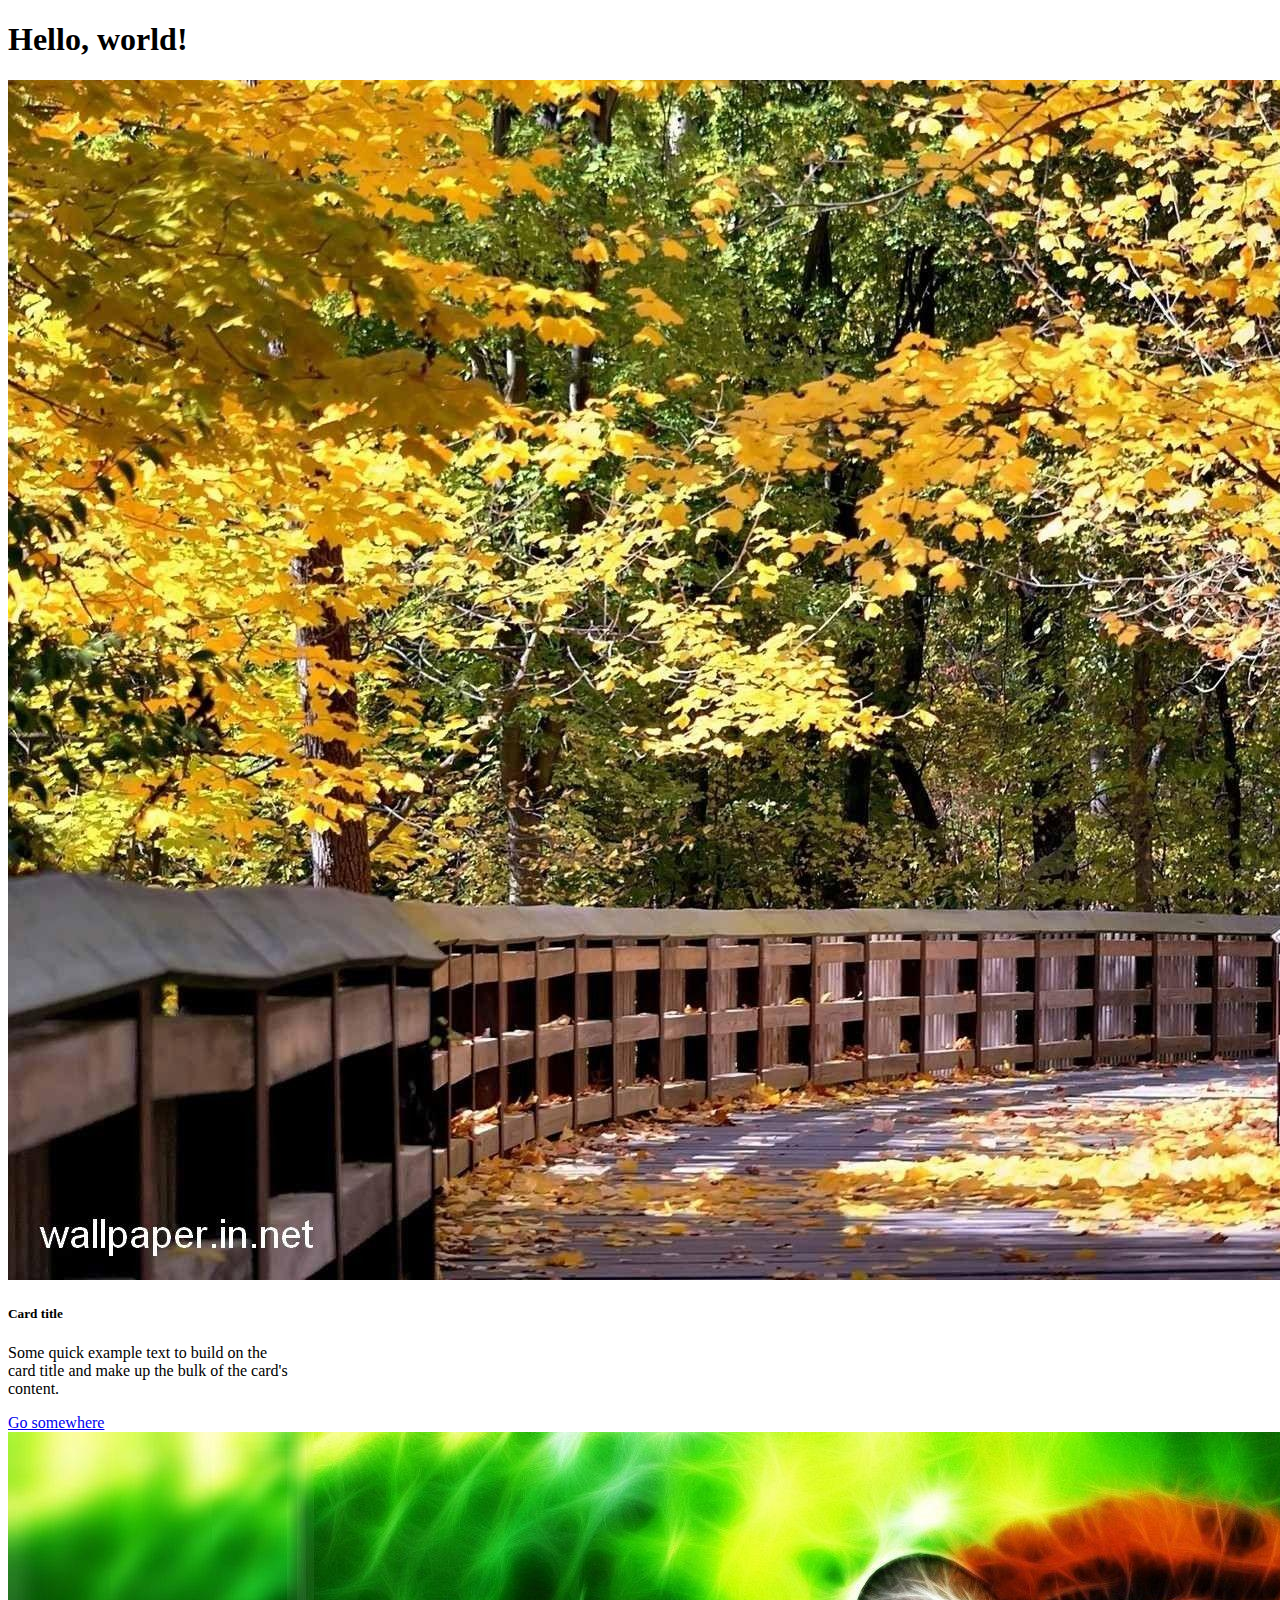
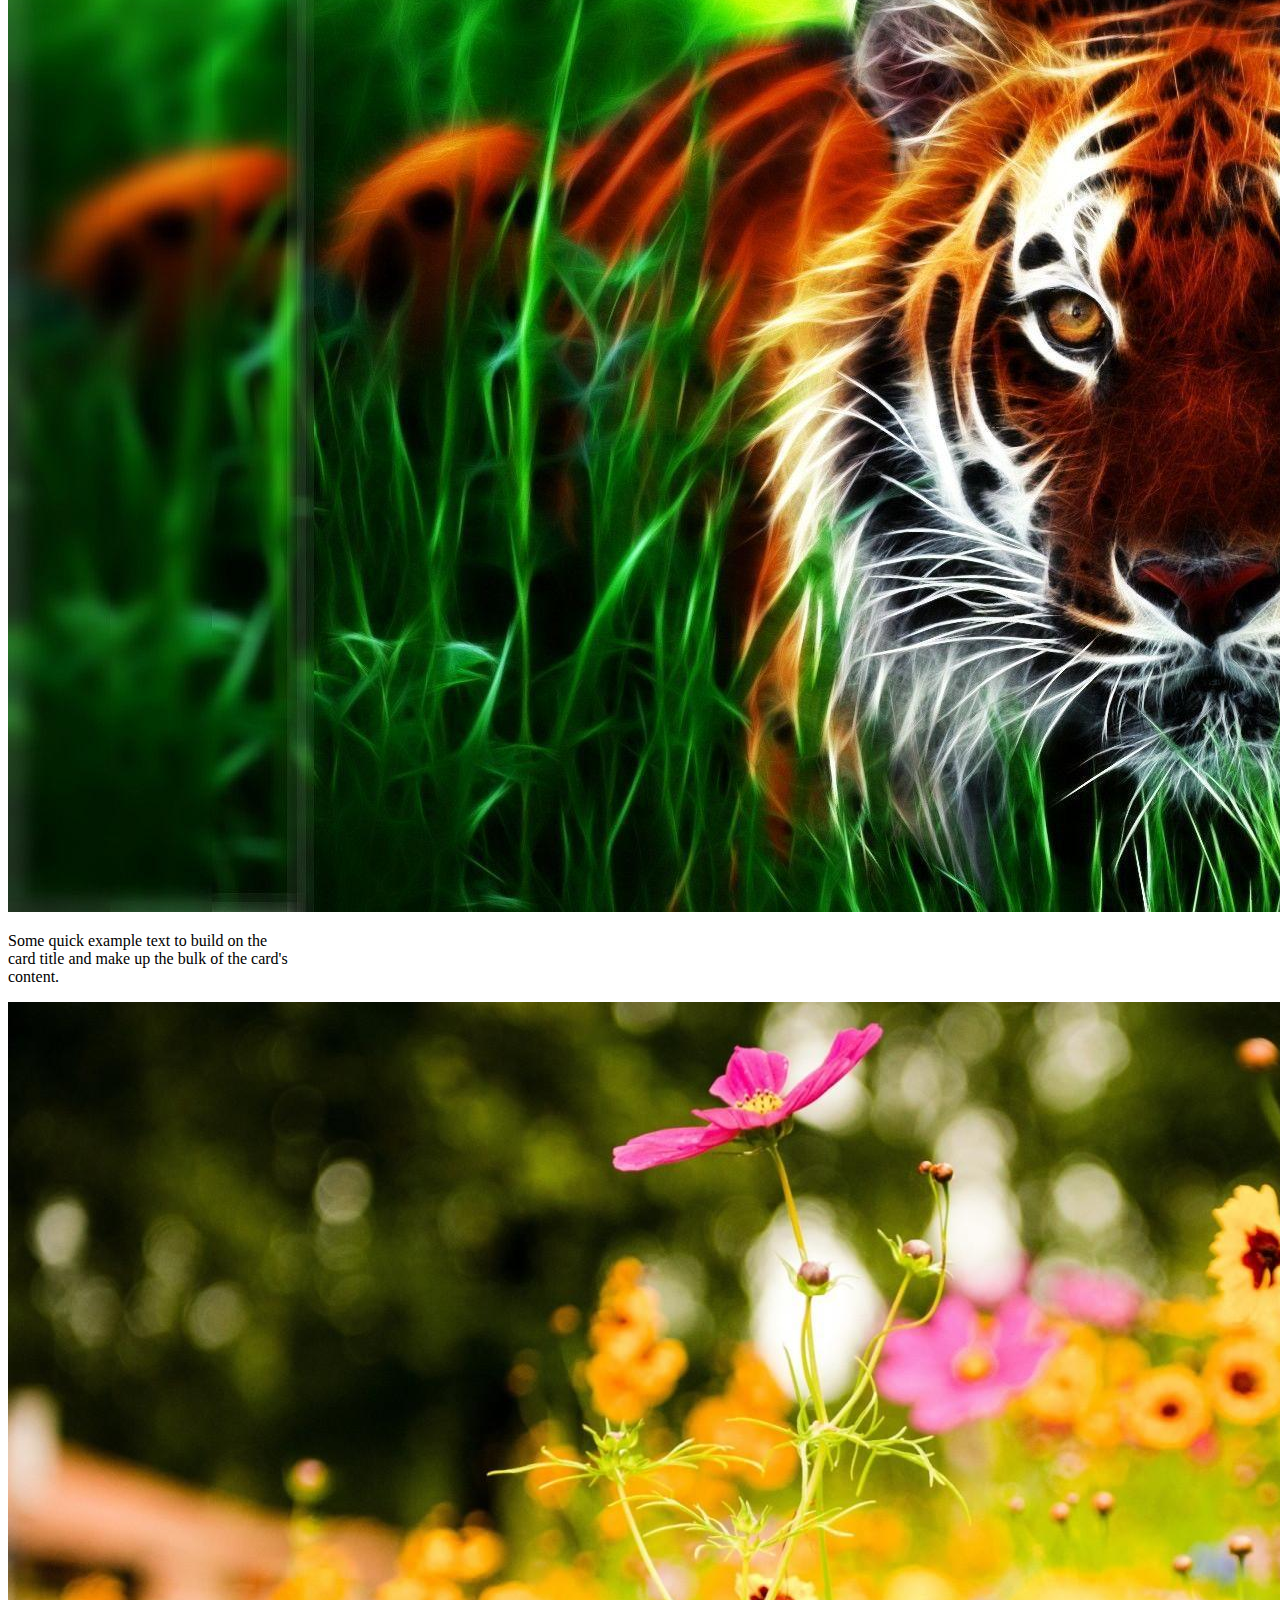
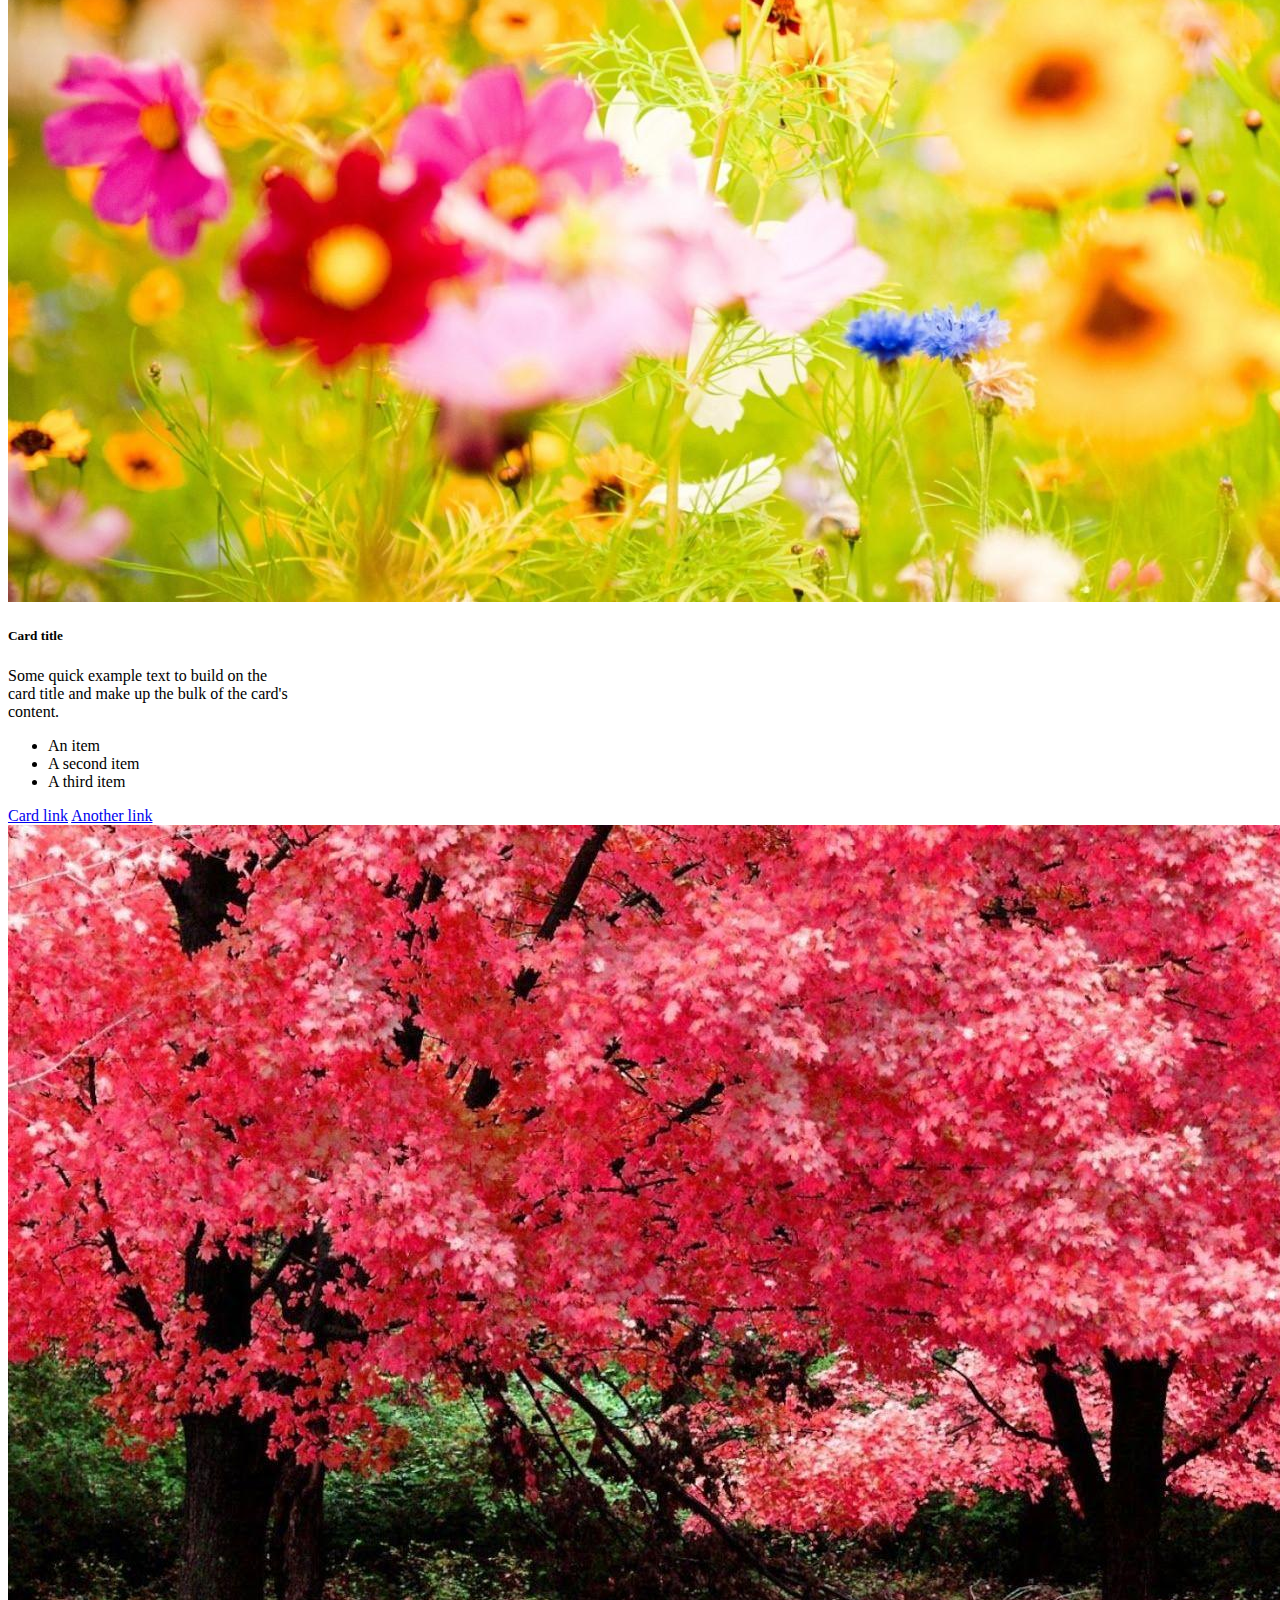
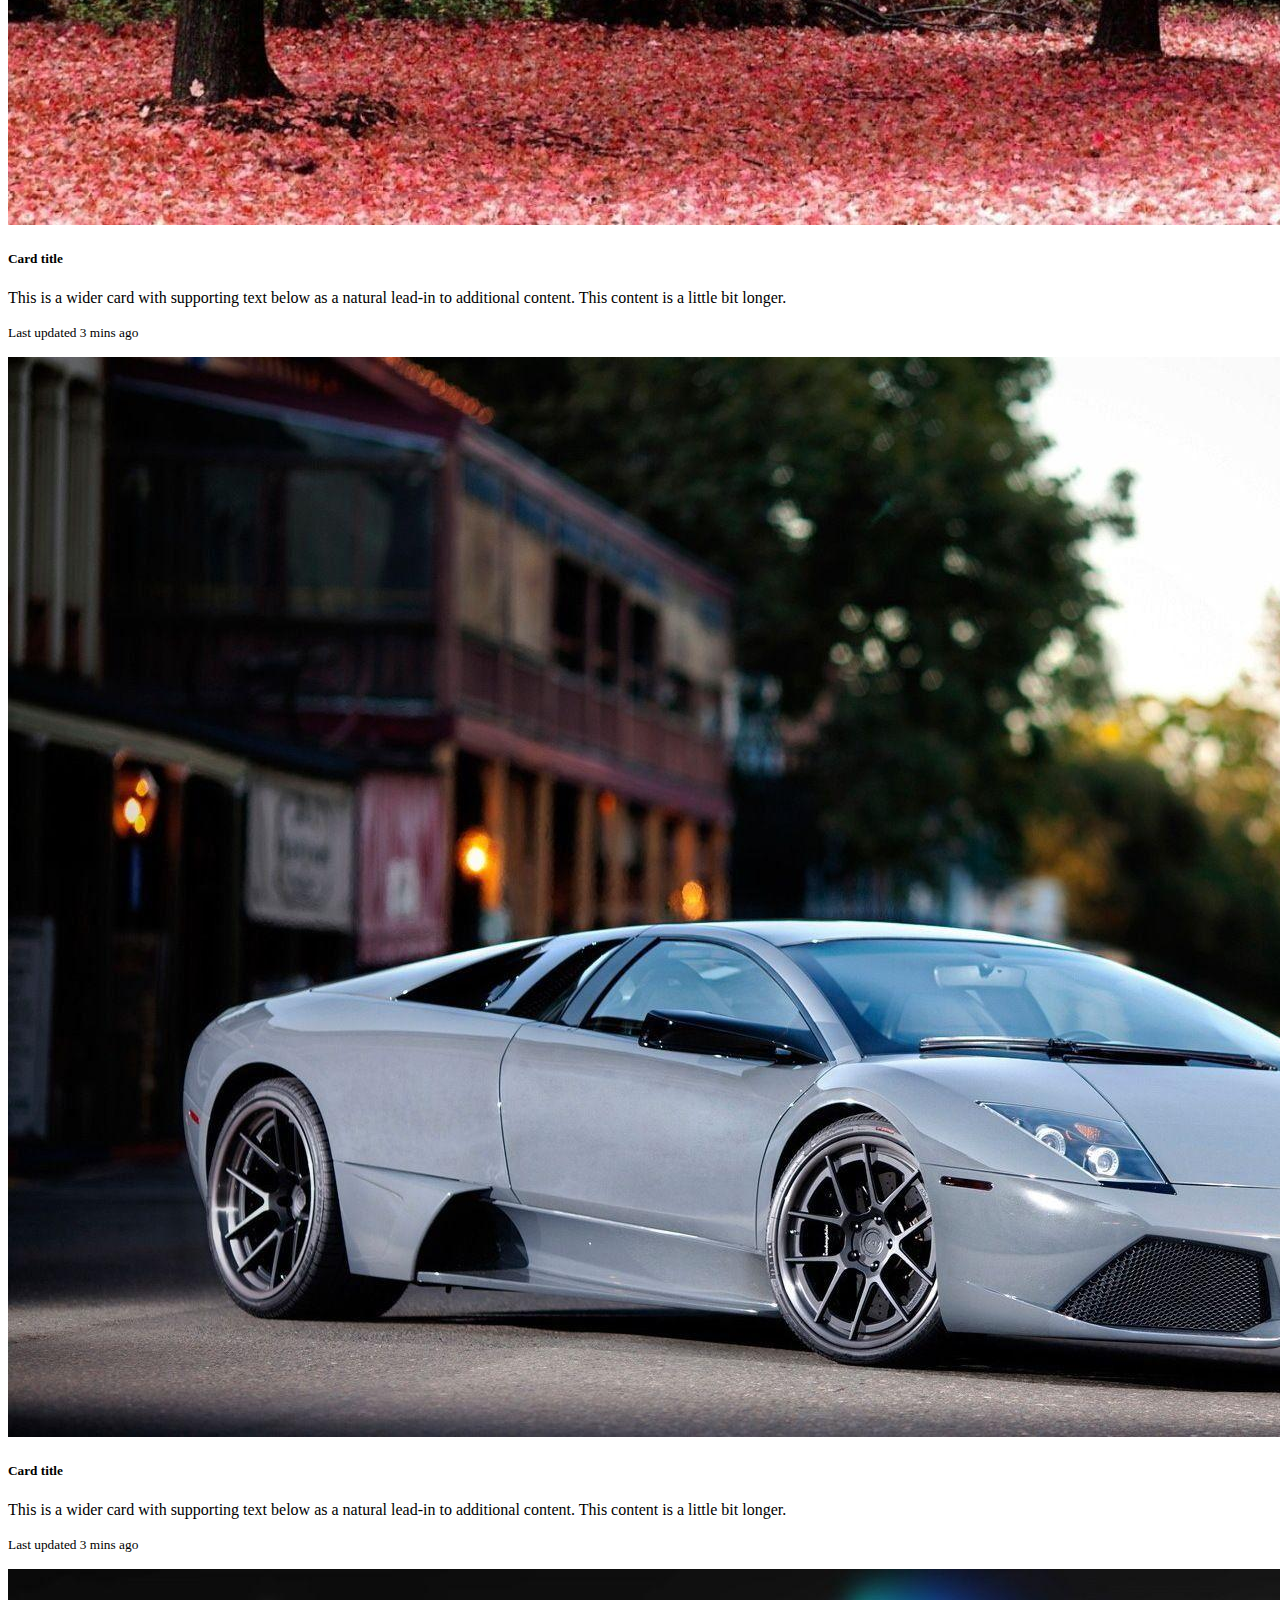
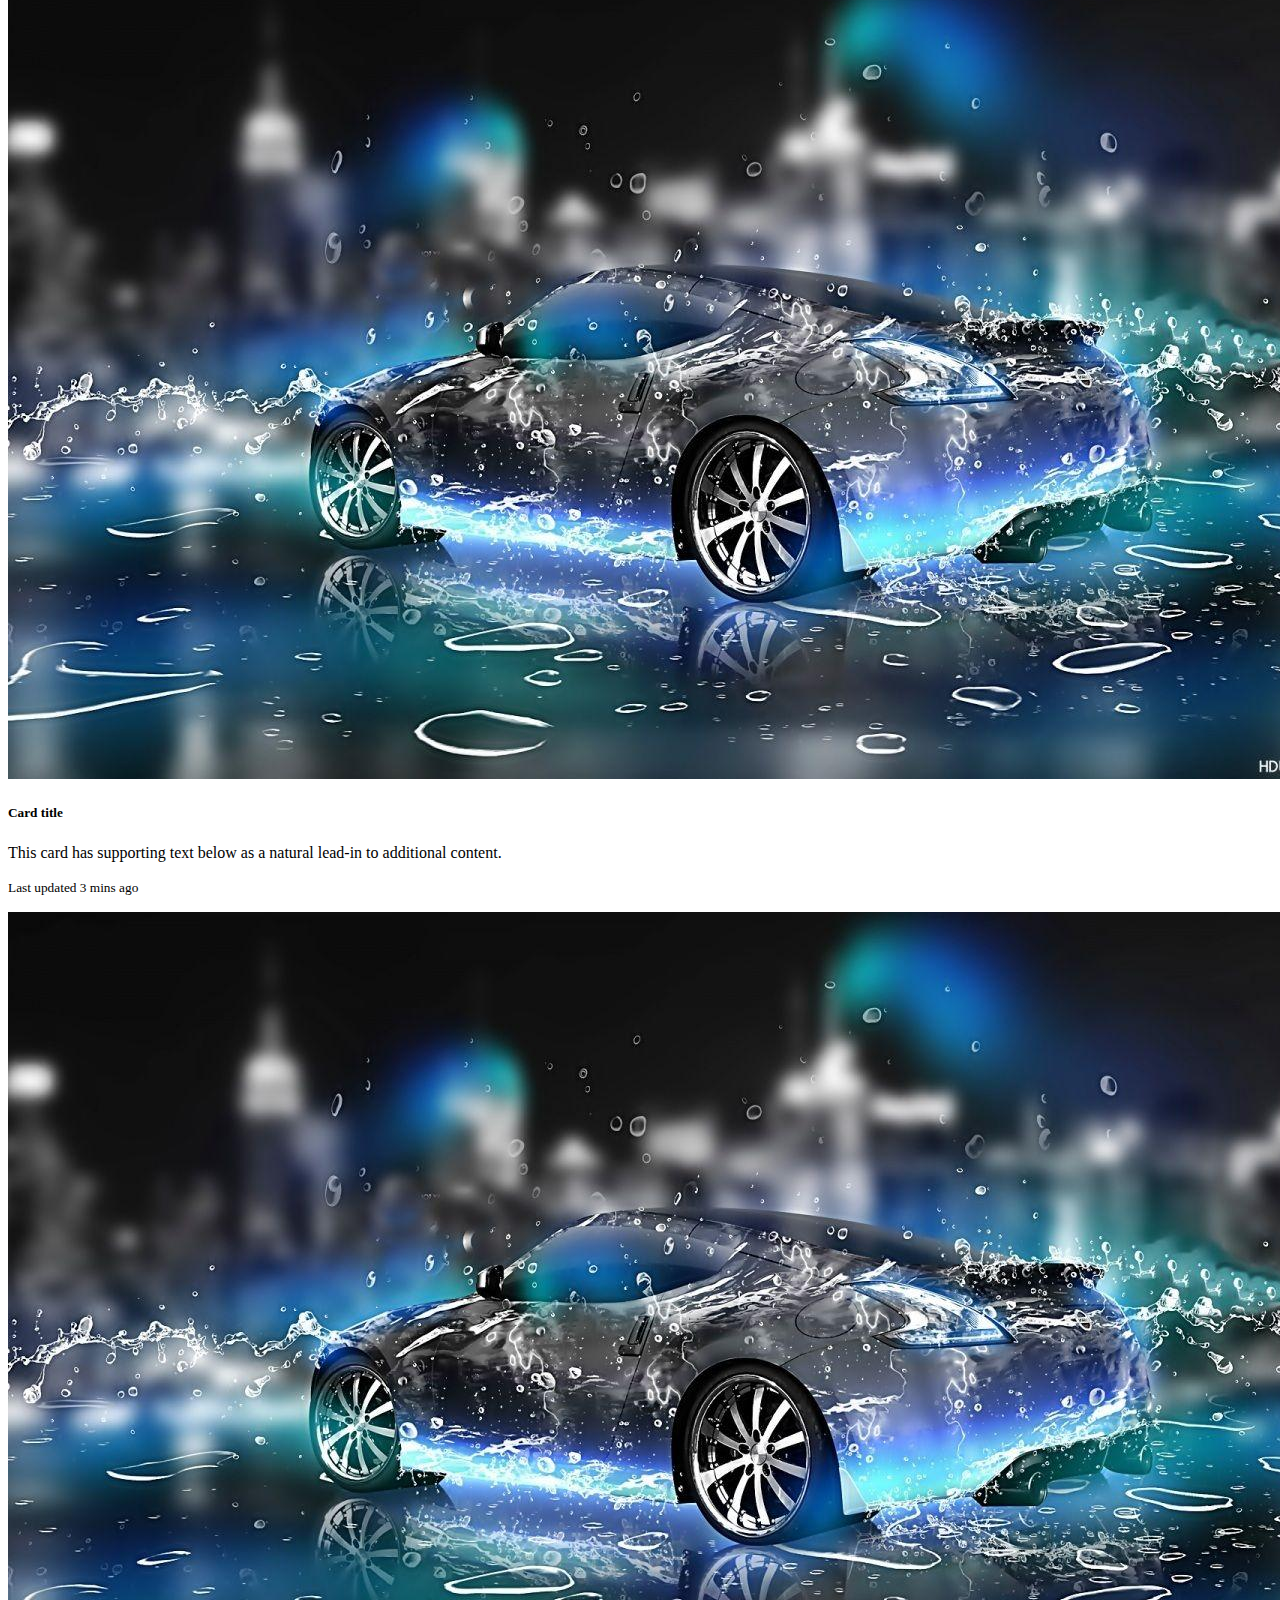
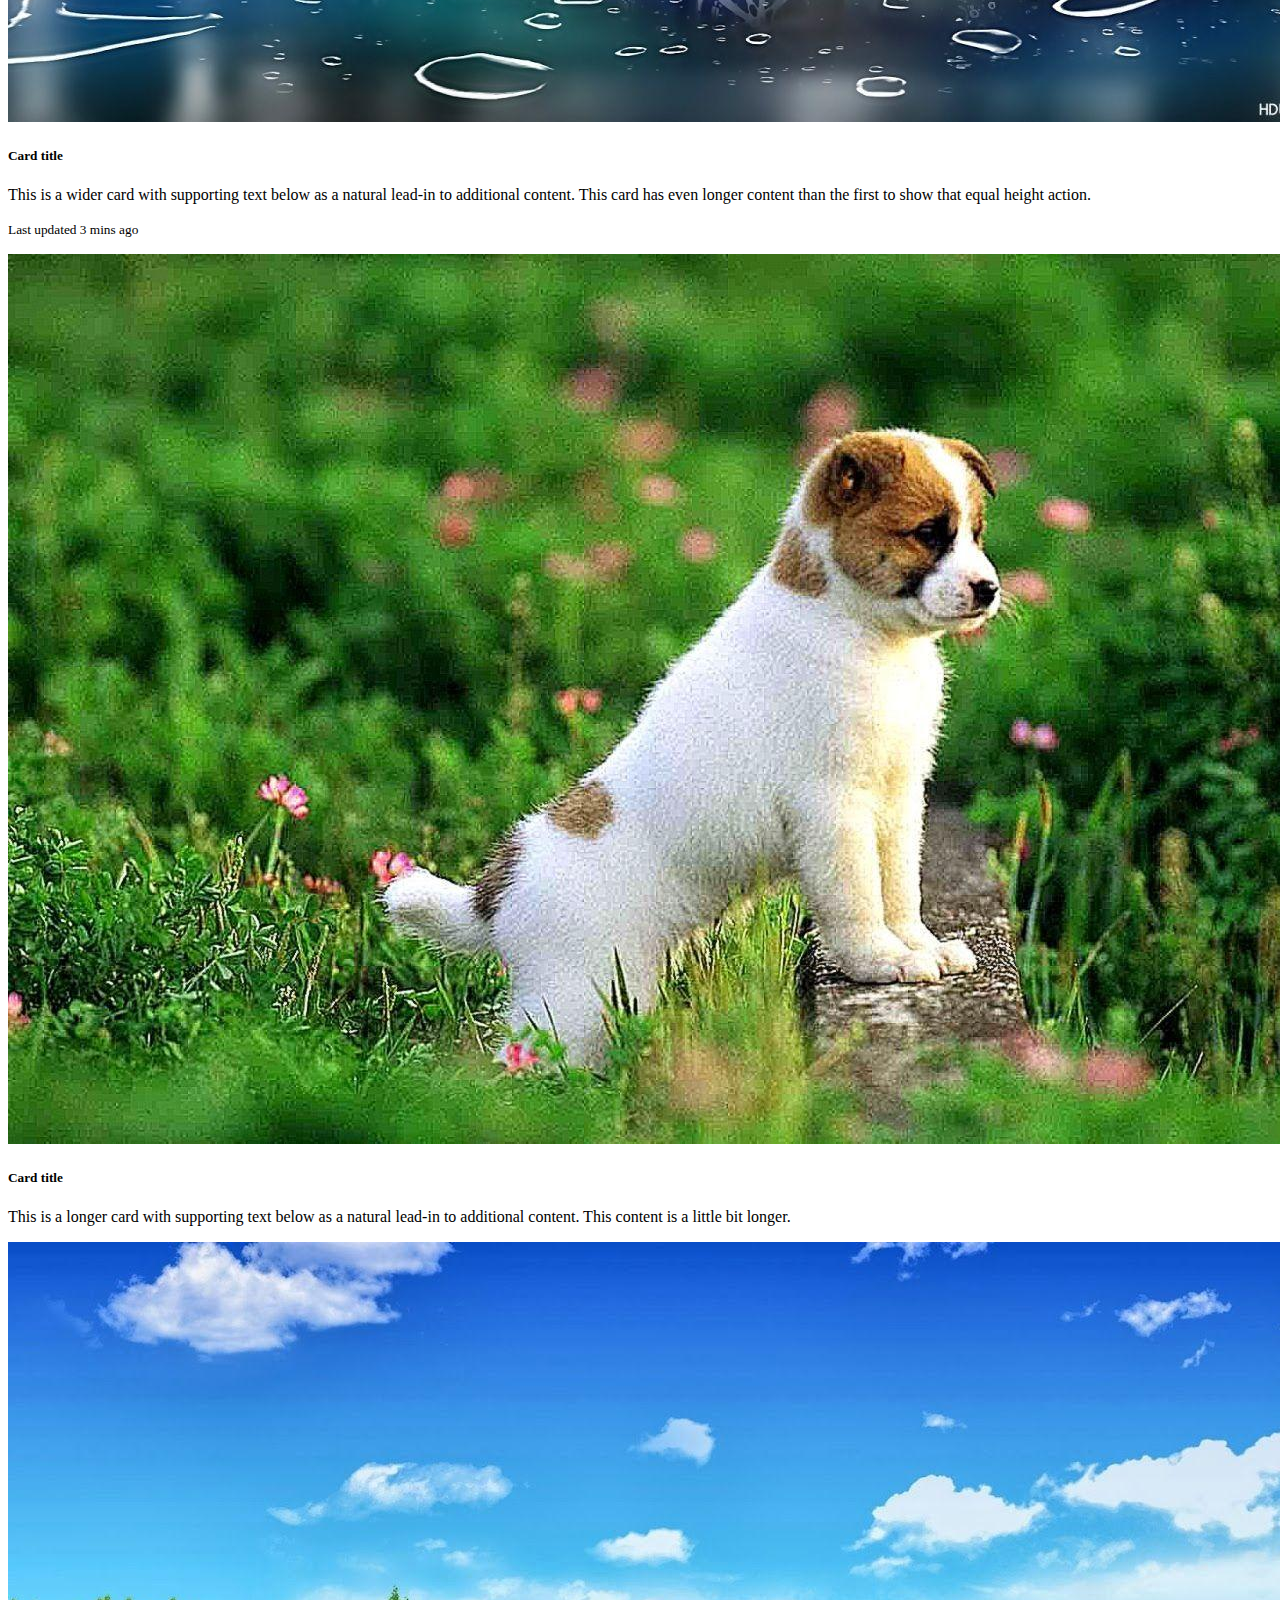
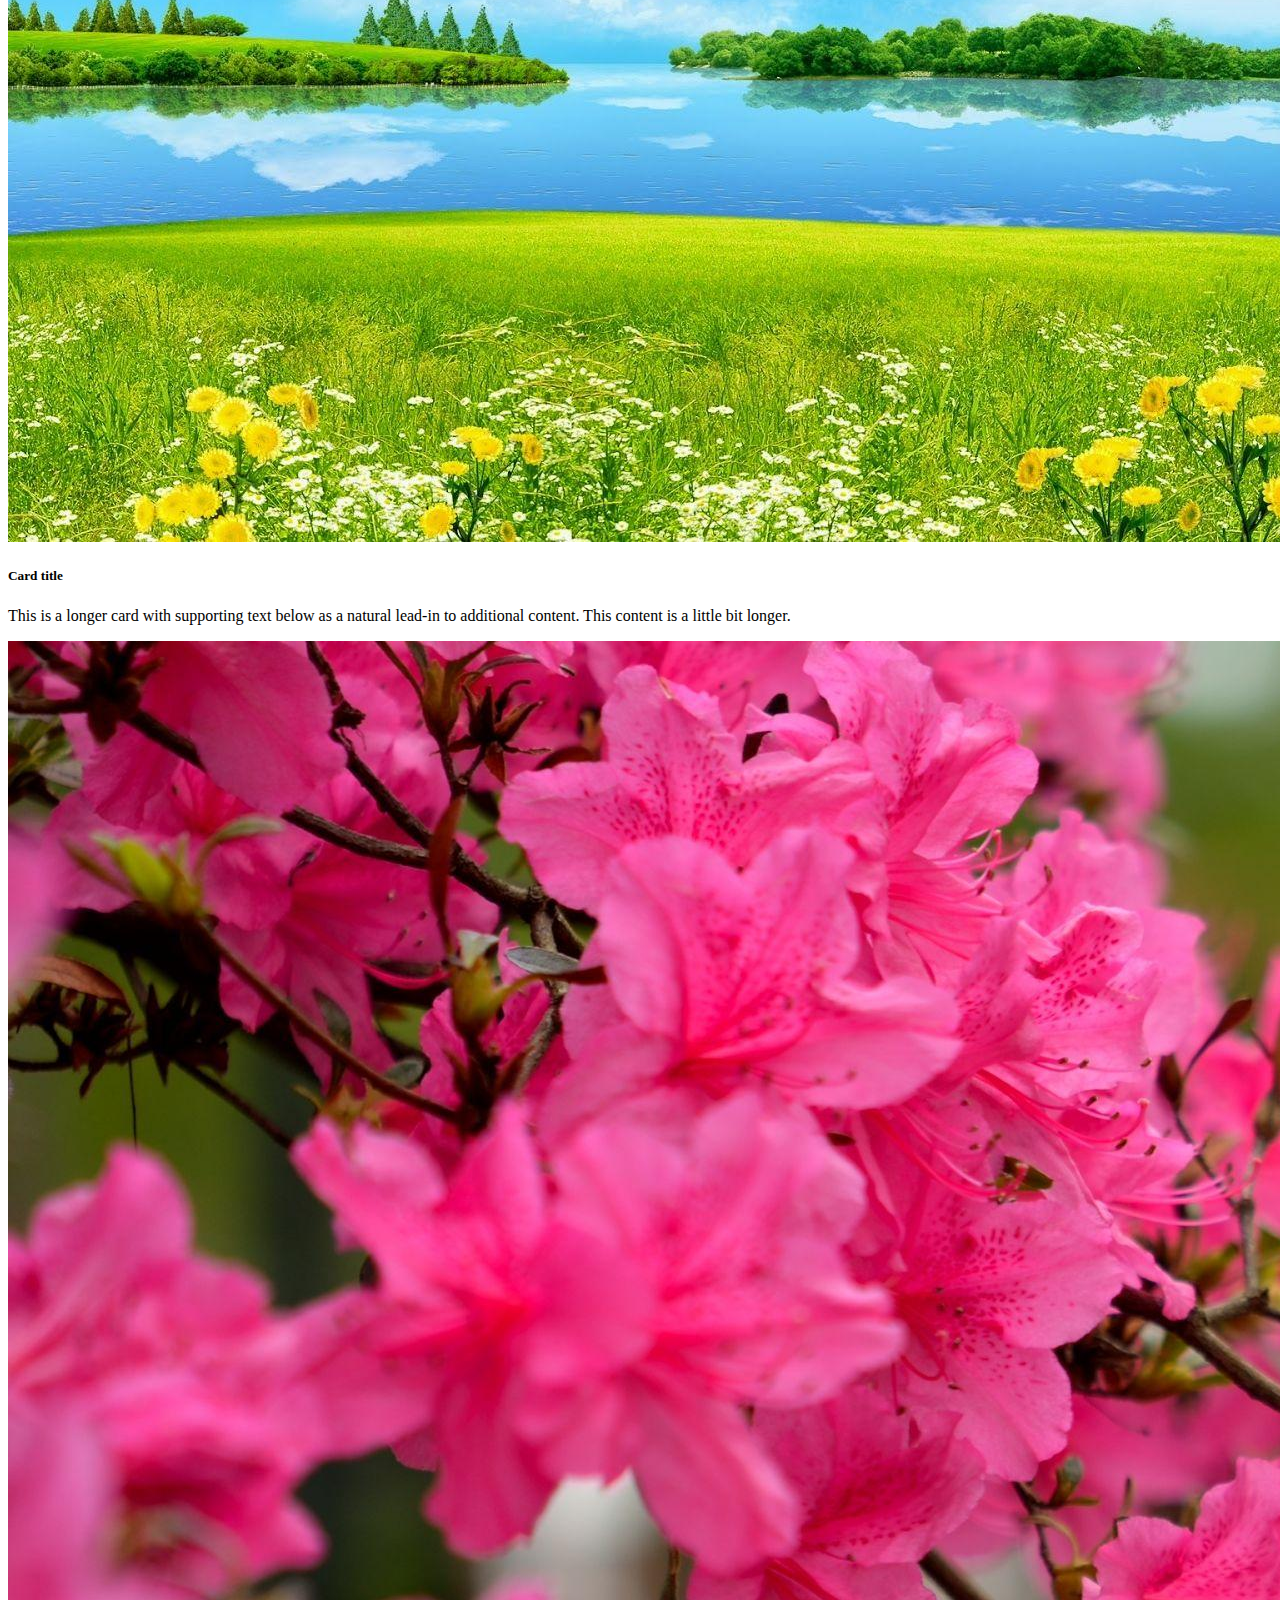
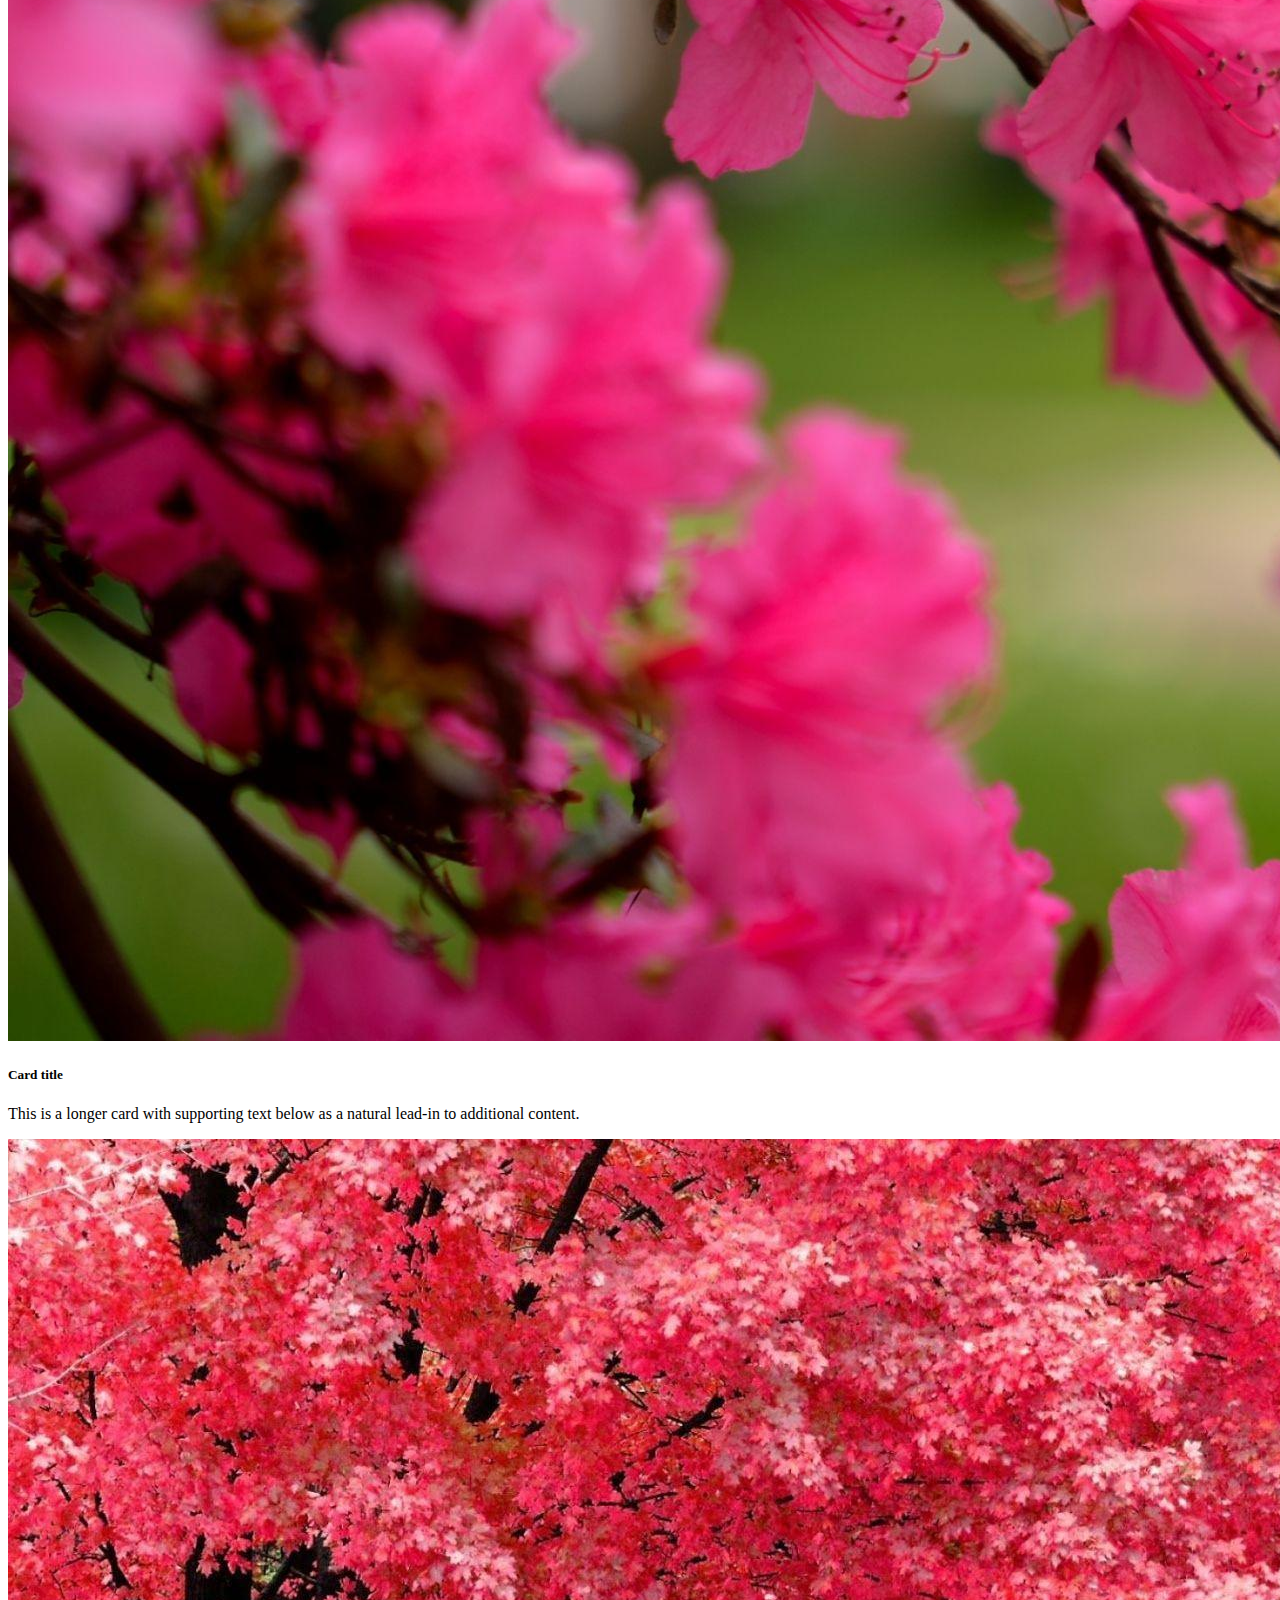
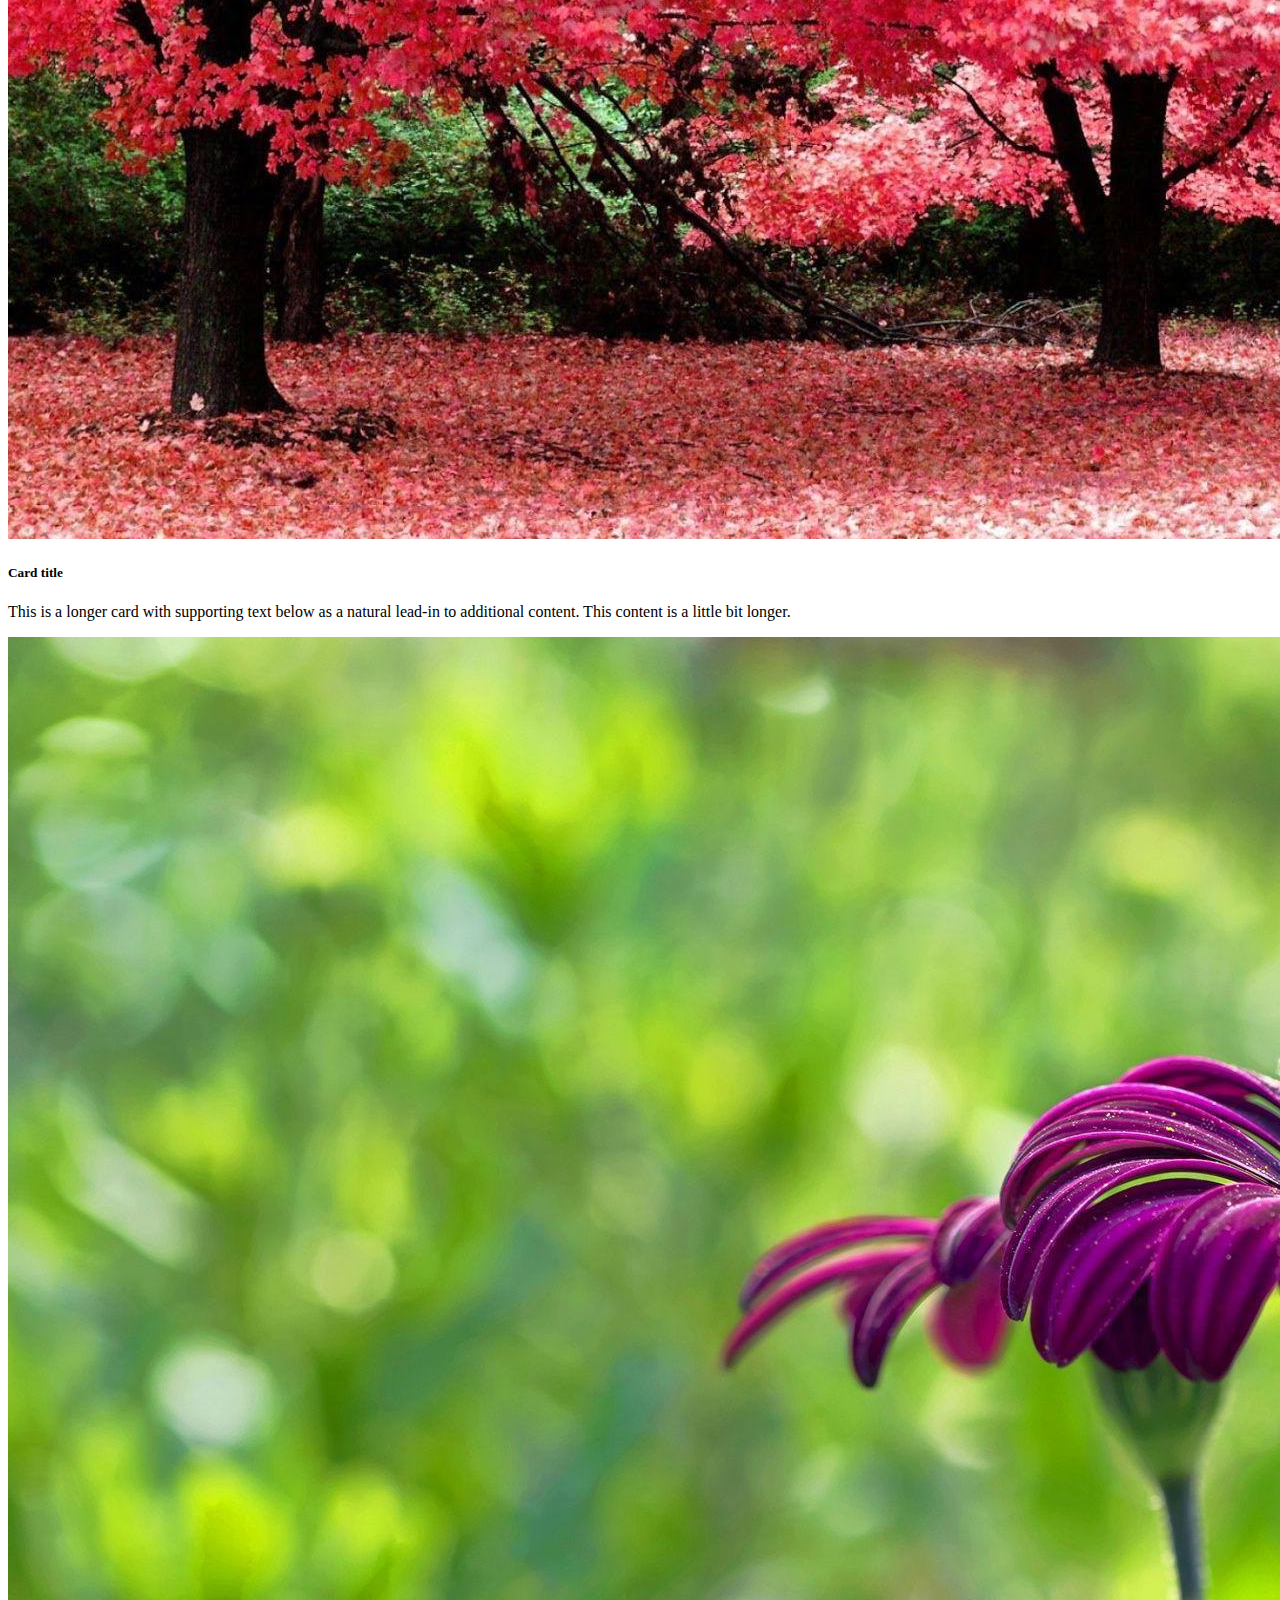
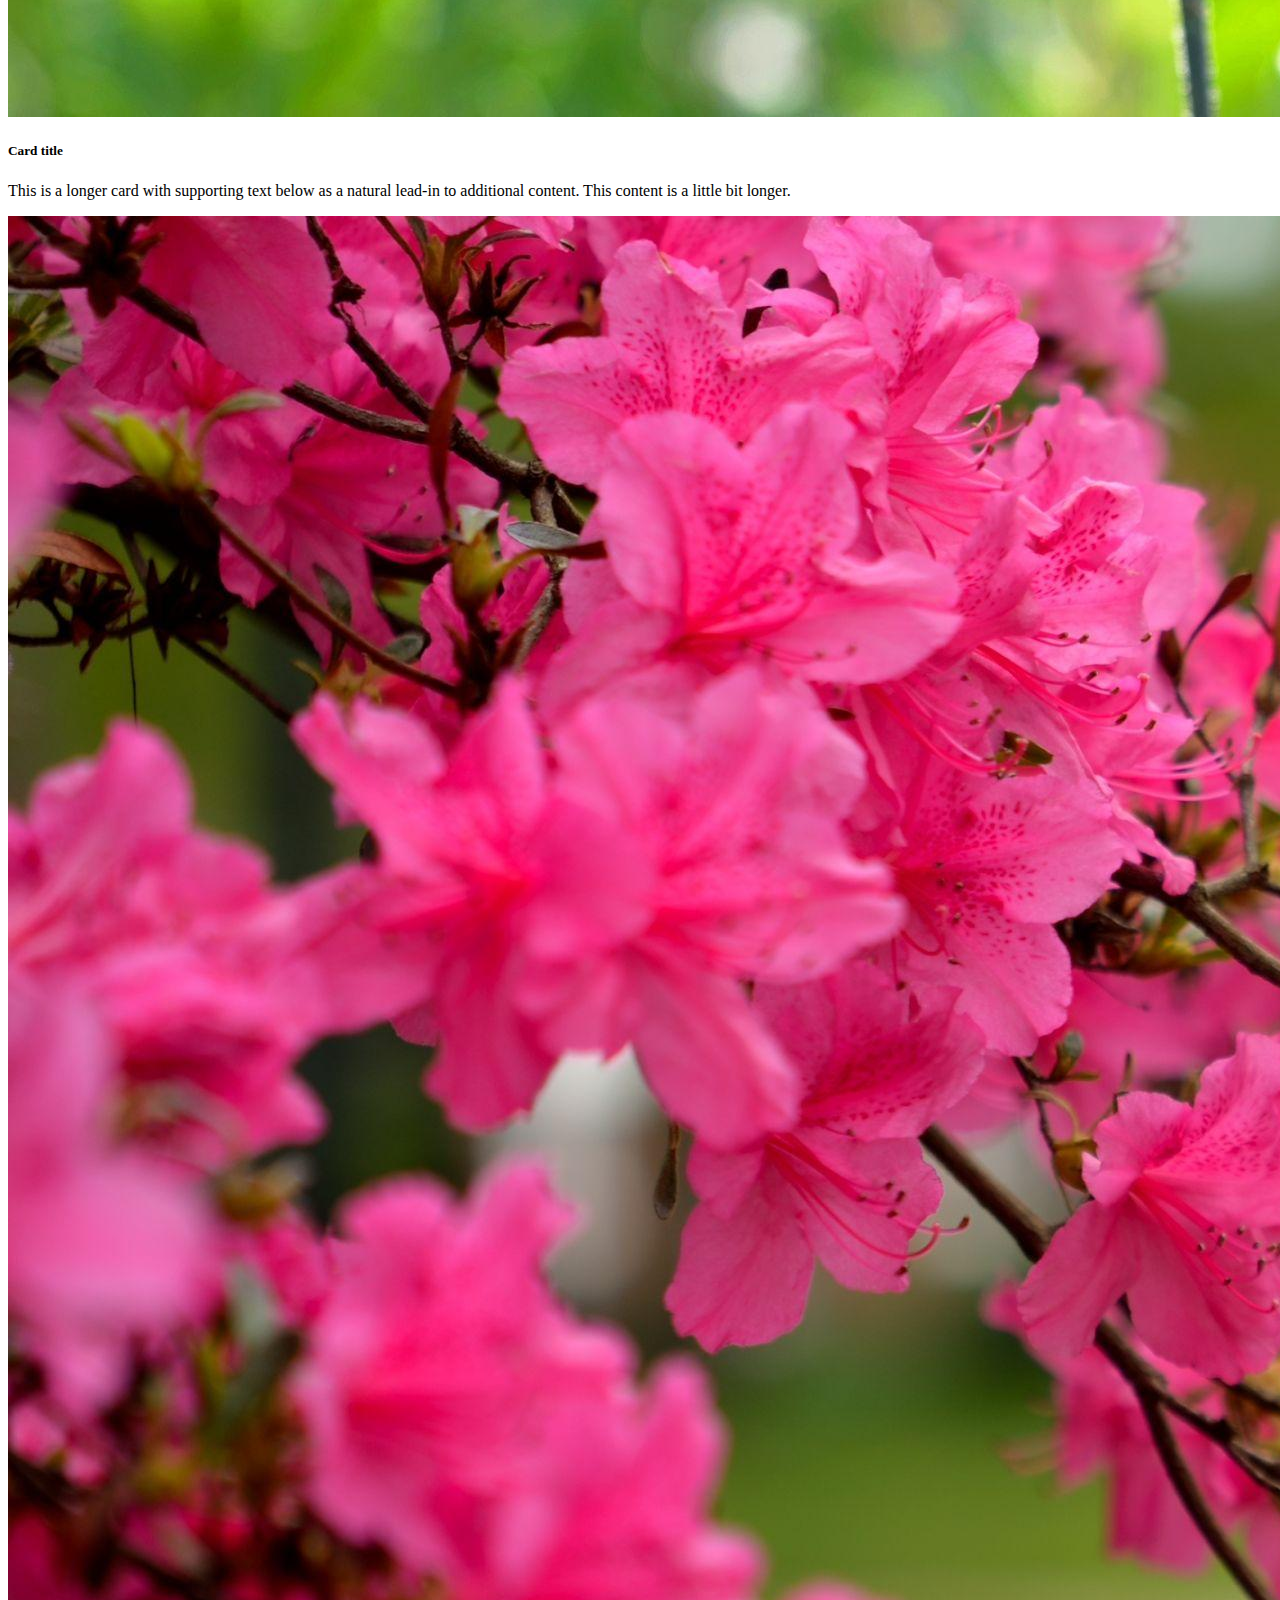
<file: card.html>
<!doctype html>
<html lang="en">
  <head>
    <meta charset="utf-8">
    <meta name="viewport" content="width=device-width, initial-scale=1">
    <title>Bootstrap demo</title>
    <link href="https://cdn.jsdelivr.net/npm/bootstrap@5.3.0-alpha1/dist/css/bootstrap.min.css" rel="stylesheet" integrity="sha384-GLhlTQ8iRABdZLl6O3oVMWSktQOp6b7In1Zl3/Jr59b6EGGoI1aFkw7cmDA6j6gD" crossorigin="anonymous">
  </head>
  <body>
    <h1>Hello, world!</h1>
    <div class="card" style="width: 18rem;">
        <img src="images/Saved Pictures/wallpaper/wallpaper (3).jpg" class="card-img-top" alt="...">
        <div class="card-body">
          <h5 class="card-title">Card title</h5>
          <p class="card-text">Some quick example text to build on the card title and make up the bulk of the card's content.</p>
          <a href="#" class="btn btn-primary">Go somewhere</a>
        </div>
      </div>

      <div class="card text-bg-primary" style="width: 18rem;">
        <img src="images/Saved Pictures/animal/animal (2).jpg" class="card-img-top" alt="...">
        <div class="card-body">
          <p class="card-text">Some quick example text to build on the card title and make up the bulk of the card's content.</p>
        </div>
      </div>

      <div class="card border-info" style="width: 18rem;">
        <img src="images/Saved Pictures/flower/flower (2).jpg" class="card-img-top" alt="...">
        <div class="card-body">
          <h5 class="card-title">Card title</h5>
          <p class="card-text">Some quick example text to build on the card title and make up the bulk of the card's content.</p>
        </div>
        <ul class="list-group list-group-flush">
          <li class="list-group-item">An item</li>
          <li class="list-group-item">A second item</li>
          <li class="list-group-item">A third item</li>
        </ul>
        <div class="card-body">
          <a href="#" class="card-link">Card link</a>
          <a href="#" class="card-link">Another link</a>
        </div>
      </div>

      <div class="card text-bg-dark w-50">
        <img src="images/Saved Pictures/flower/wallpaper.jpg" class="card-img" alt="...">
        <div class="card-img-overlay">
          <h5 class="card-title">Card title</h5>
          <p class="card-text">This is a wider card with supporting text below as a natural lead-in to additional content. This content is a little bit longer.</p>
          <p class="card-text"><small>Last updated 3 mins ago</small></p>
        </div>
      </div>
      <!-- card group -->
      <div class="card-group mt-5">
        <div class="card">
          <img src="images/Saved Pictures/wallpaper/car (2).jpg" class="card-img-top" alt="...">
          <div class="card-body">
            <h5 class="card-title">Card title</h5>
            <p class="card-text">This is a wider card with supporting text below as a natural lead-in to additional content. This content is a little bit longer.</p>
            <p class="card-text"><small class="text-muted">Last updated 3 mins ago</small></p>
          </div>
        </div>
        <div class="card">
          <img src="images/Saved Pictures/wallpaper/car - Copy.jpg" class="card-img-top" alt="...">
          <div class="card-body">
            <h5 class="card-title">Card title</h5>
            <p class="card-text">This card has supporting text below as a natural lead-in to additional content.</p>
            <p class="card-text"><small class="text-muted">Last updated 3 mins ago</small></p>
          </div>
        </div>
        <div class="card">
          <img src="images/Saved Pictures/wallpaper/car.jpg" class="card-img-top" alt="...">
          <div class="card-body">
            <h5 class="card-title">Card title</h5>
            <p class="card-text">This is a wider card with supporting text below as a natural lead-in to additional content. This card has even longer content than the first to show that equal height action.</p>
            <p class="card-text"><small class="text-muted">Last updated 3 mins ago</small></p>
          </div>
        </div>
      </div>

      <!-- grid cards -->
      <div class="row row-cols-1 row-cols-md-2 g-4 mt-5">
        <div class="col">
          <div class="card w-50 h-100">
            <img src="images/Saved Pictures/animal/animal.jpg" class="card-img-top" alt="...">
            <div class="card-body">
              <h5 class="card-title">Card title</h5>
              <p class="card-text">This is a longer card with supporting text below as a natural lead-in to additional content. This content is a little bit longer.</p>
            </div>
          </div>
        </div>
        <div class="col">
          <div class="card">
            <img src="images/Saved Pictures/flower/lake (2).jpg" class="card-img-top" alt="...">
            <div class="card-body">
              <h5 class="card-title">Card title</h5>
              <p class="card-text">This is a longer card with supporting text below as a natural lead-in to additional content. This content is a little bit longer.</p>
            </div>
          </div>
        </div>
        <div class="col">
          <div class="card">
            <img src="images/Saved Pictures/flower/flower (3).jpg" class="card-img-top" alt="...">
            <div class="card-body">
              <h5 class="card-title">Card title</h5>
              <p class="card-text">This is a longer card with supporting text below as a natural lead-in to additional content.</p>
            </div>
          </div>
        </div>
        <div class="col">
          <div class="card">
            <img src="images/Saved Pictures/flower/wallpaper.jpg" class="card-img-top" alt="...">
            <div class="card-body">
              <h5 class="card-title">Card title</h5>
              <p class="card-text">This is a longer card with supporting text below as a natural lead-in to additional content. This content is a little bit longer.</p>
            </div>
          </div>
        </div>
      </div>

      <div class="row row-cols-1 row-cols-md-3 g-4">
        <div class="col">
          <div class="card h-100">
            <img src="images/Saved Pictures/flower/flower.jpg" class="card-img-top" alt="...">
            <div class="card-body">
              <h5 class="card-title">Card title</h5>
              <p class="card-text">This is a longer card with supporting text below as a natural lead-in to additional content. This content is a little bit longer.</p>
            </div>
          </div>
        </div>
        <div class="col">
          <div class="card h-100">
            <img src="images/Saved Pictures/flower/flower (3).jpg" class="card-img-top" alt="...">
            <div class="card-body">
              <h5 class="card-title">Card title</h5>
              <p class="card-text">This is a short card.</p>
            </div>
          </div>
        </div>
        <div class="col">
          <div class="card h-100">
            <img src="images/Saved Pictures/flower/flower (2).jpg" class="card-img-top" alt="...">
            <div class="card-body">
              <h5 class="card-title">Card title</h5>
              <p class="card-text">This is a longer card with supporting text below as a natural lead-in to additional content.</p>
            </div>
          </div>
        </div>
        <div class="col">
          <div class="card h-100">
            <img src="images/food.jpg" class="card-img-top" alt="...">
            <div class="card-body">
              <h5 class="card-title">Card title</h5>
              <p class="card-text">This is a longer card with supporting text below as a natural lead-in to additional content. This content is a little bit longer.</p>
            </div>
          </div>
        </div>
      </div>
    <!-- Bt Js -->
    <script src="https://cdn.jsdelivr.net/npm/bootstrap@5.3.0-alpha1/dist/js/bootstrap.bundle.min.js" integrity="sha384-w76AqPfDkMBDXo30jS1Sgez6pr3x5MlQ1ZAGC+nuZB+EYdgRZgiwxhTBTkF7CXvN" crossorigin="anonymous"></script>
  </body>
</html>
</file>
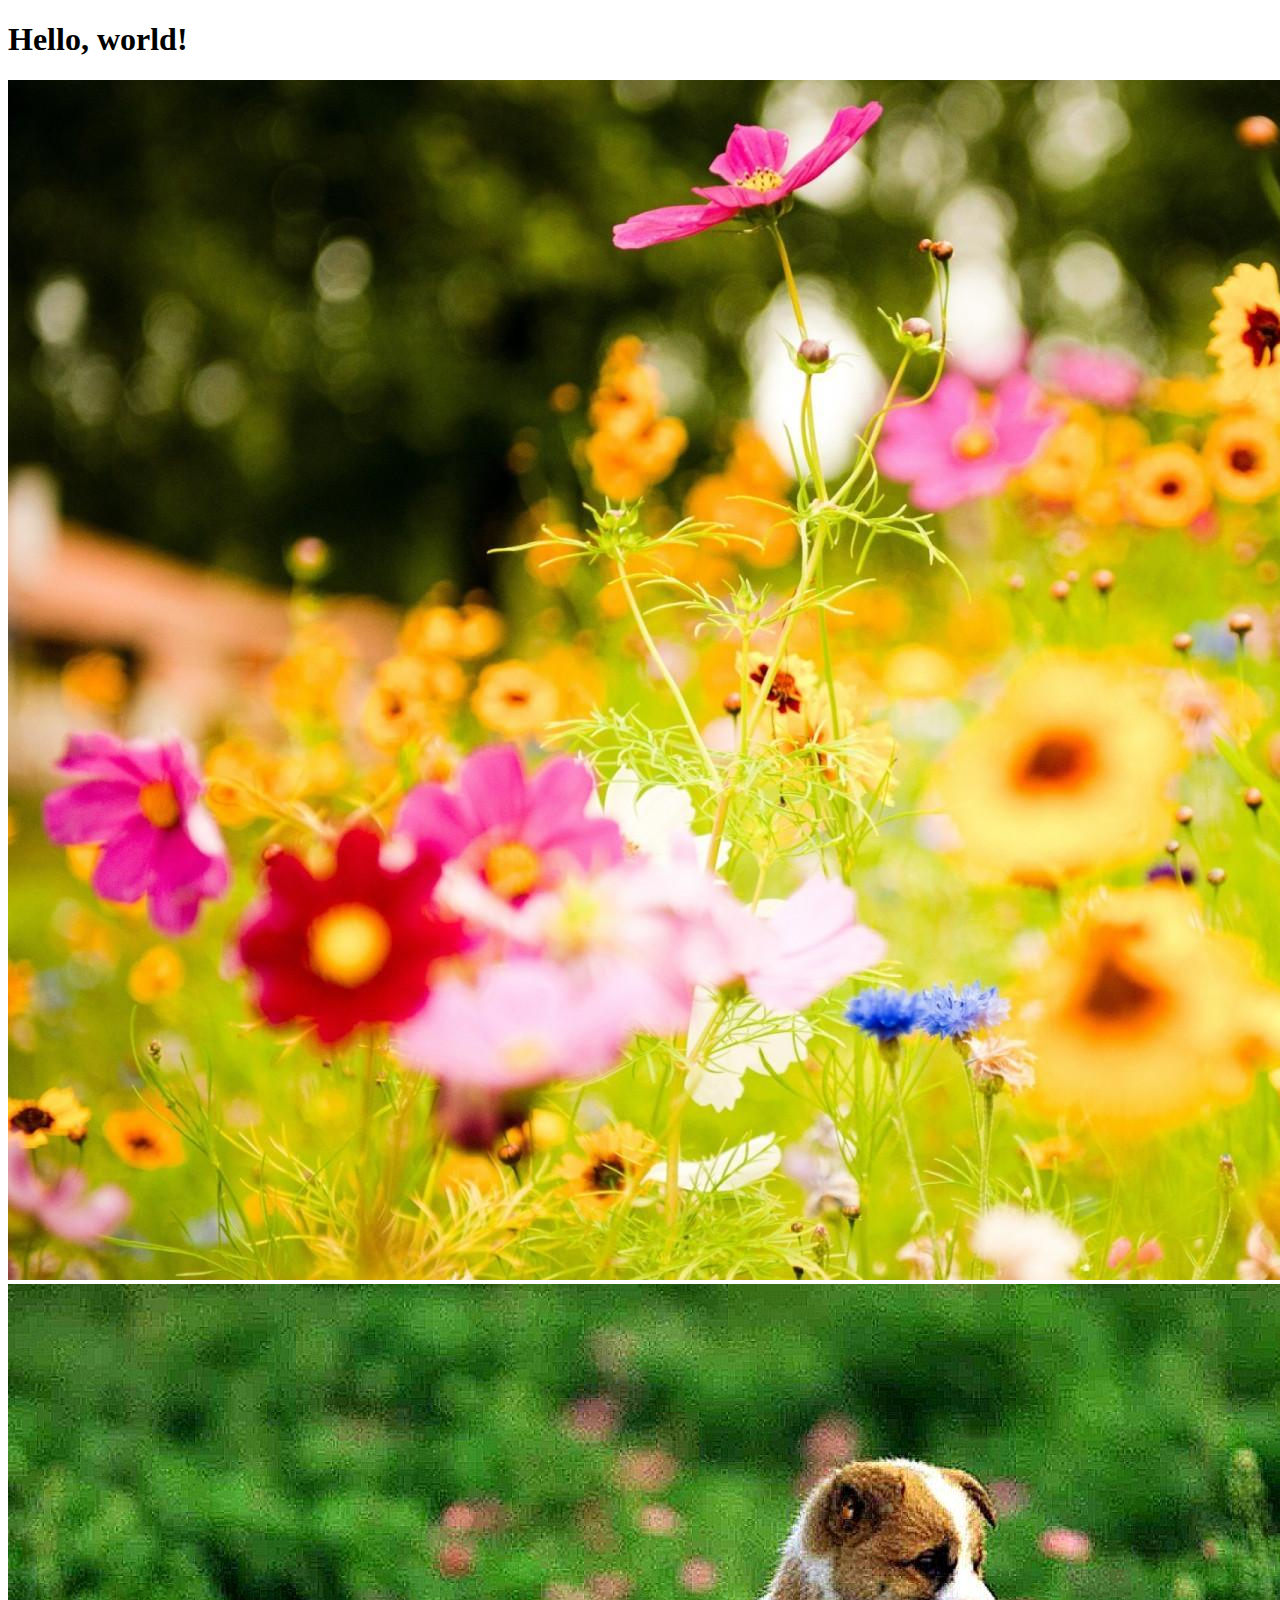
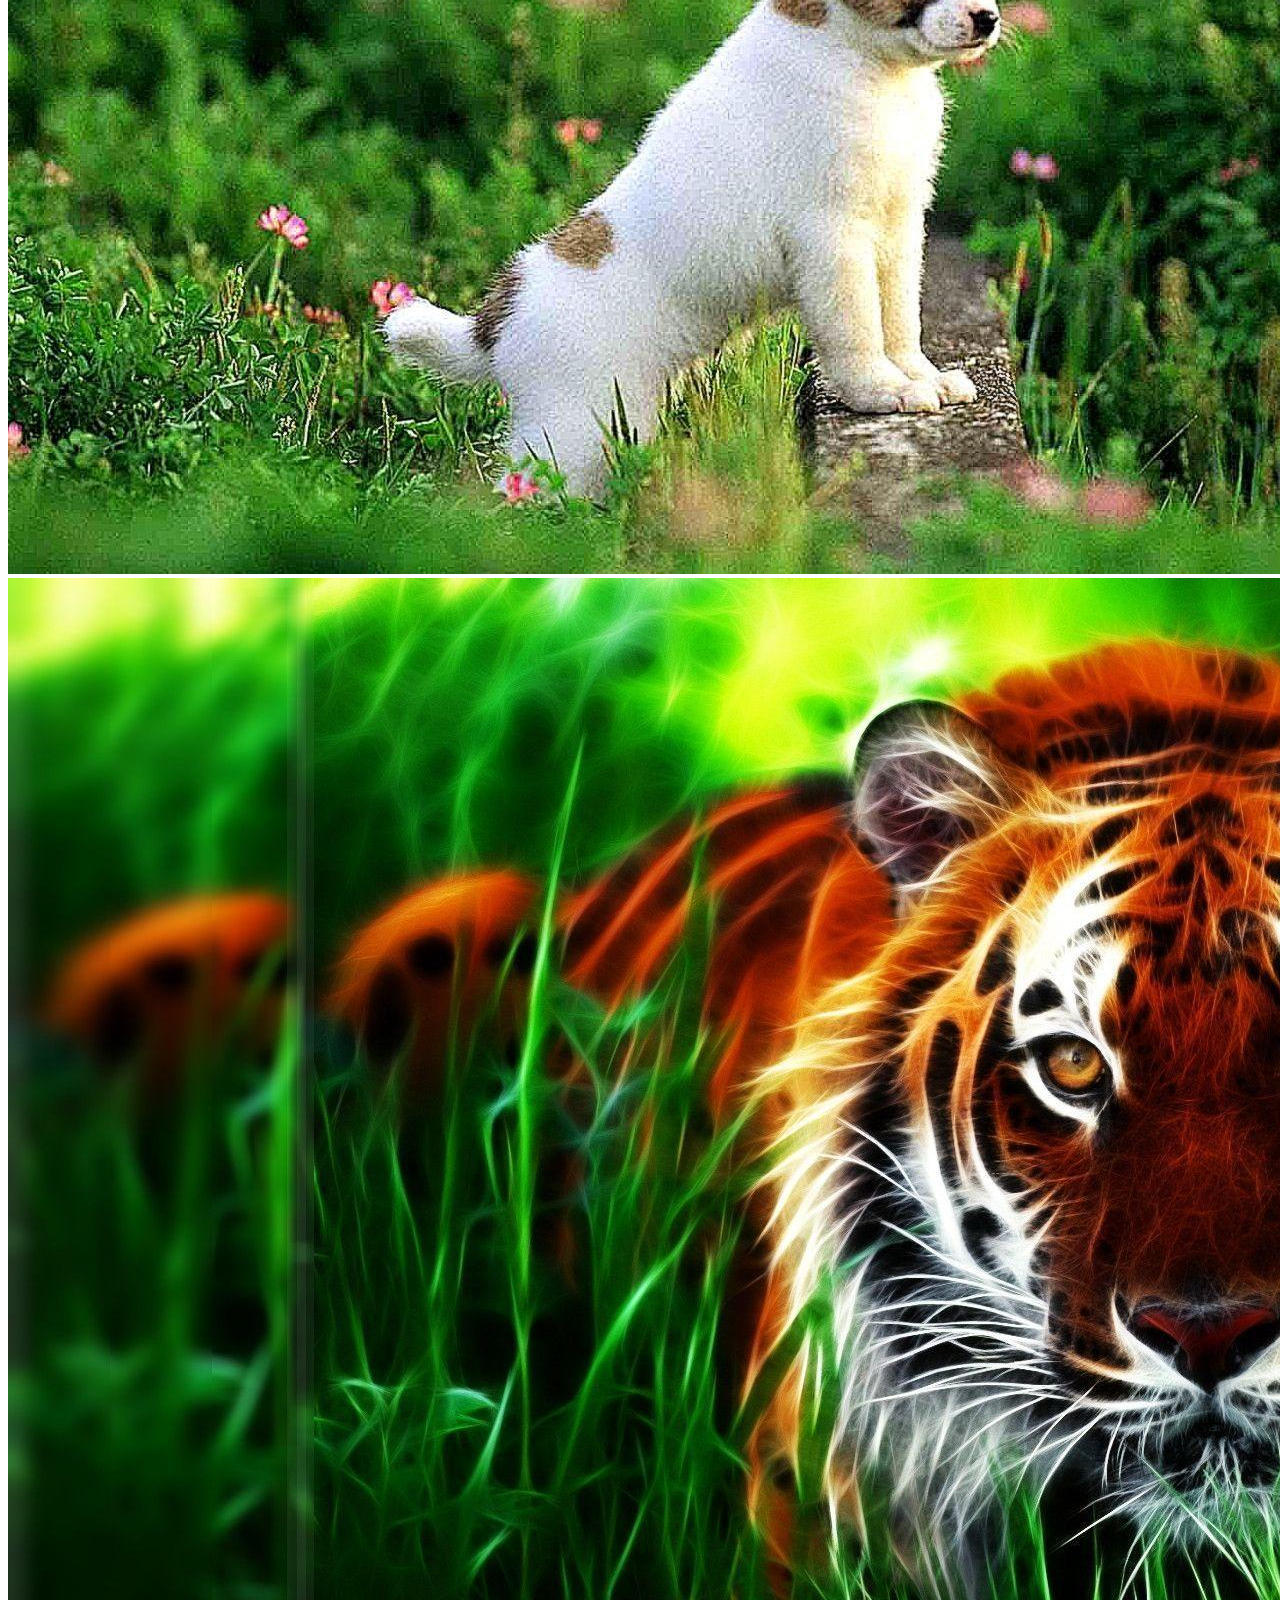
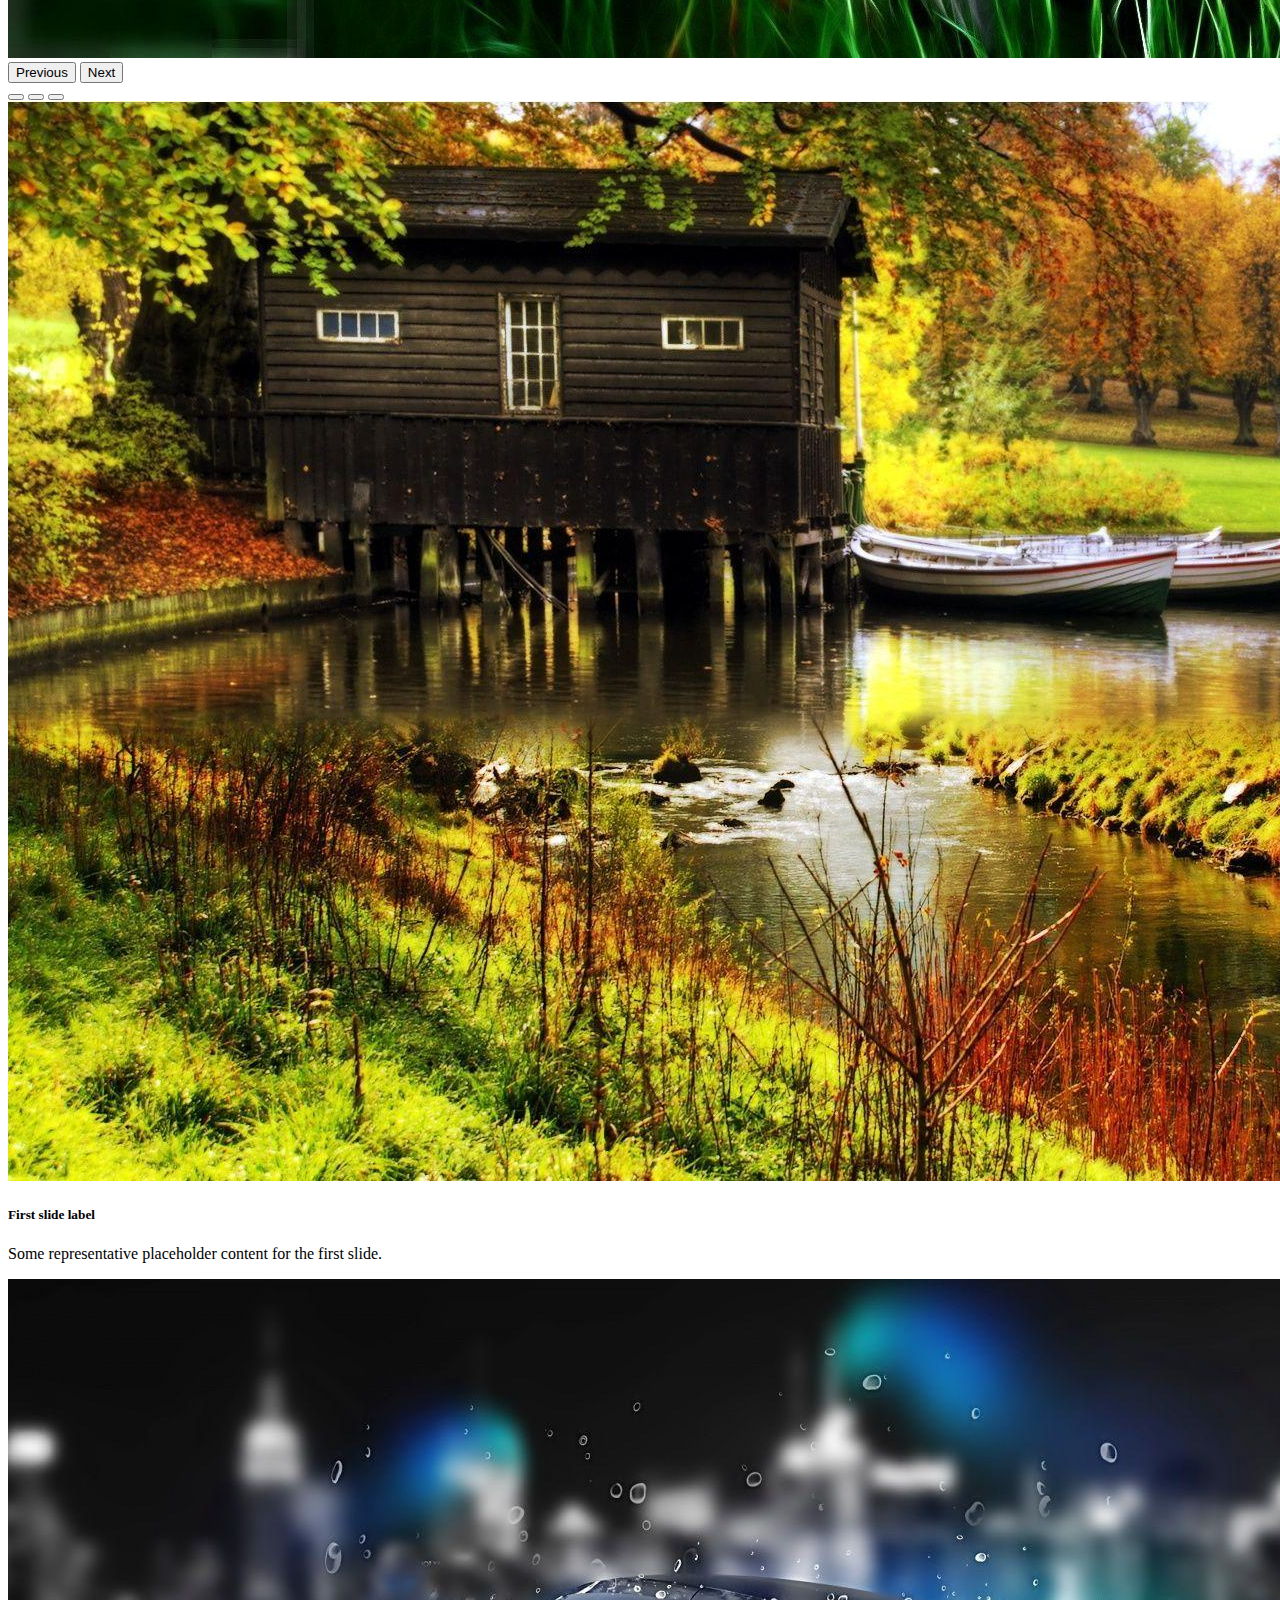
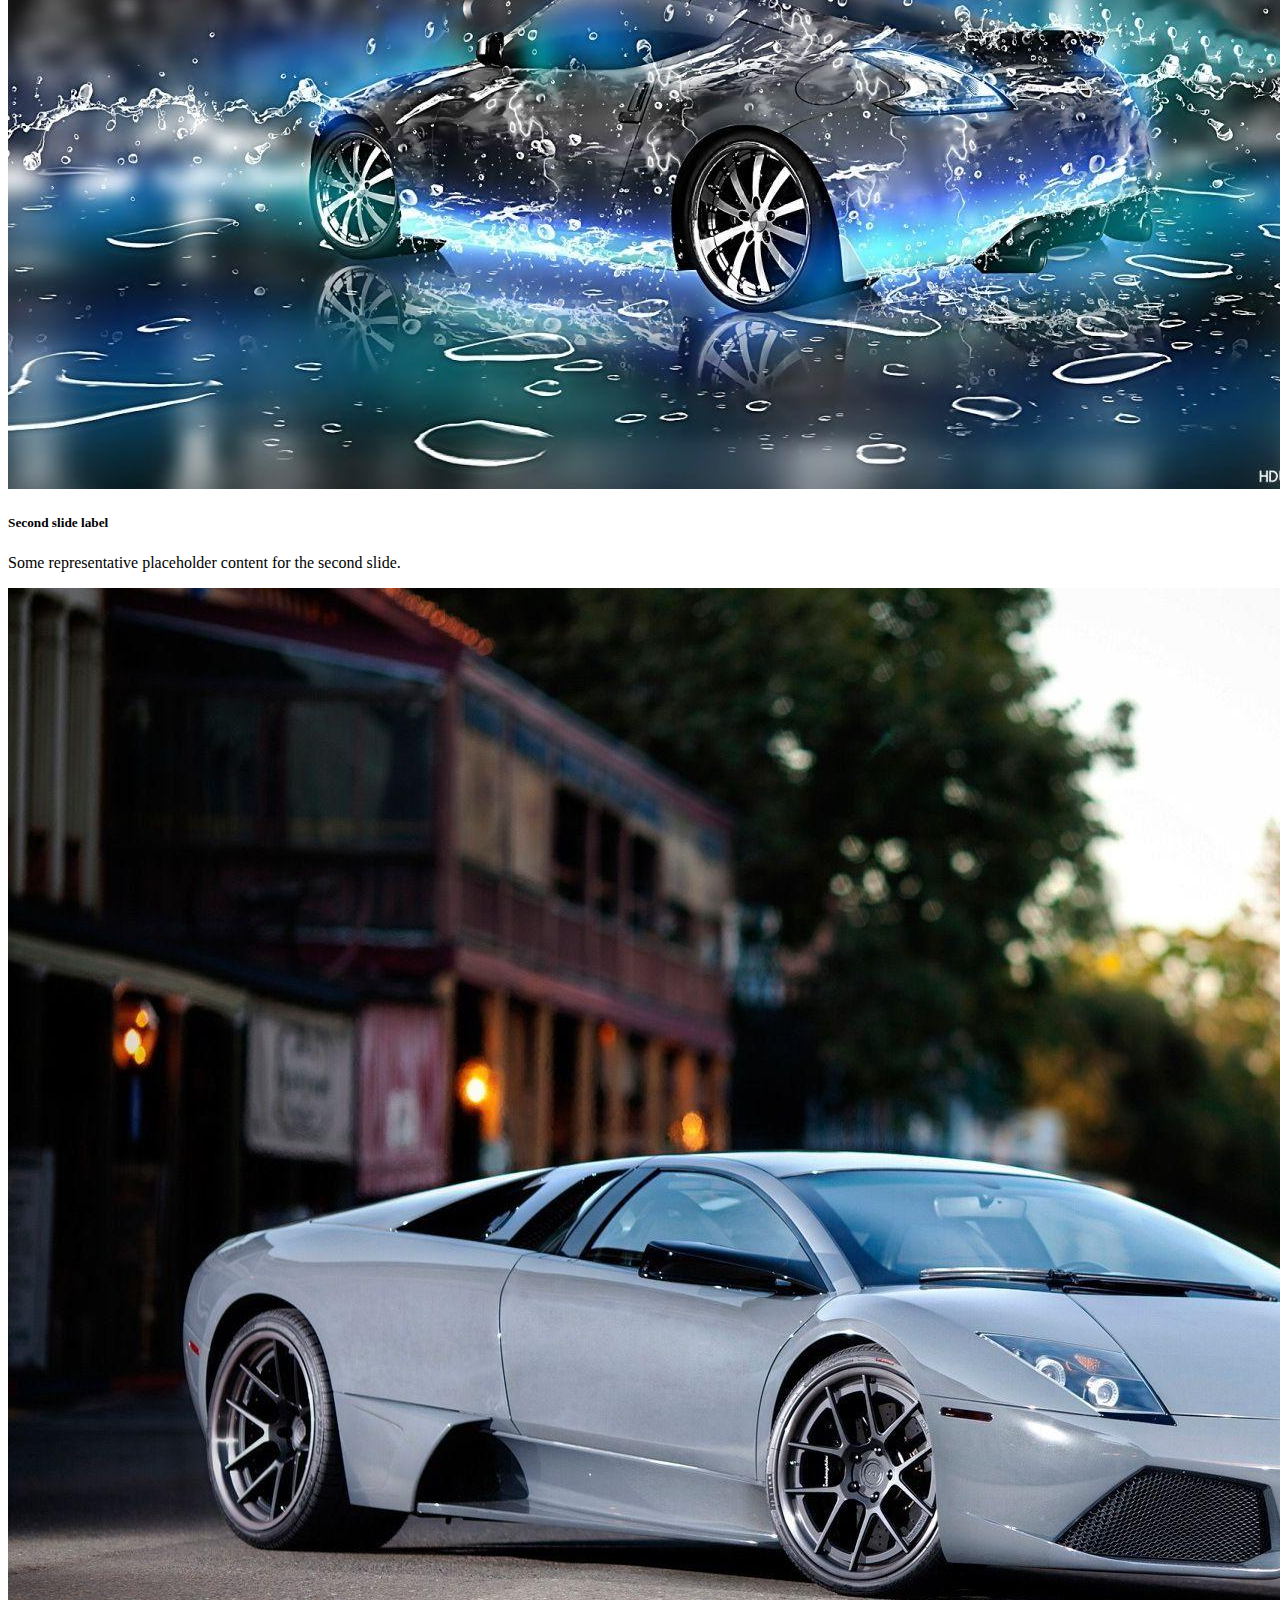
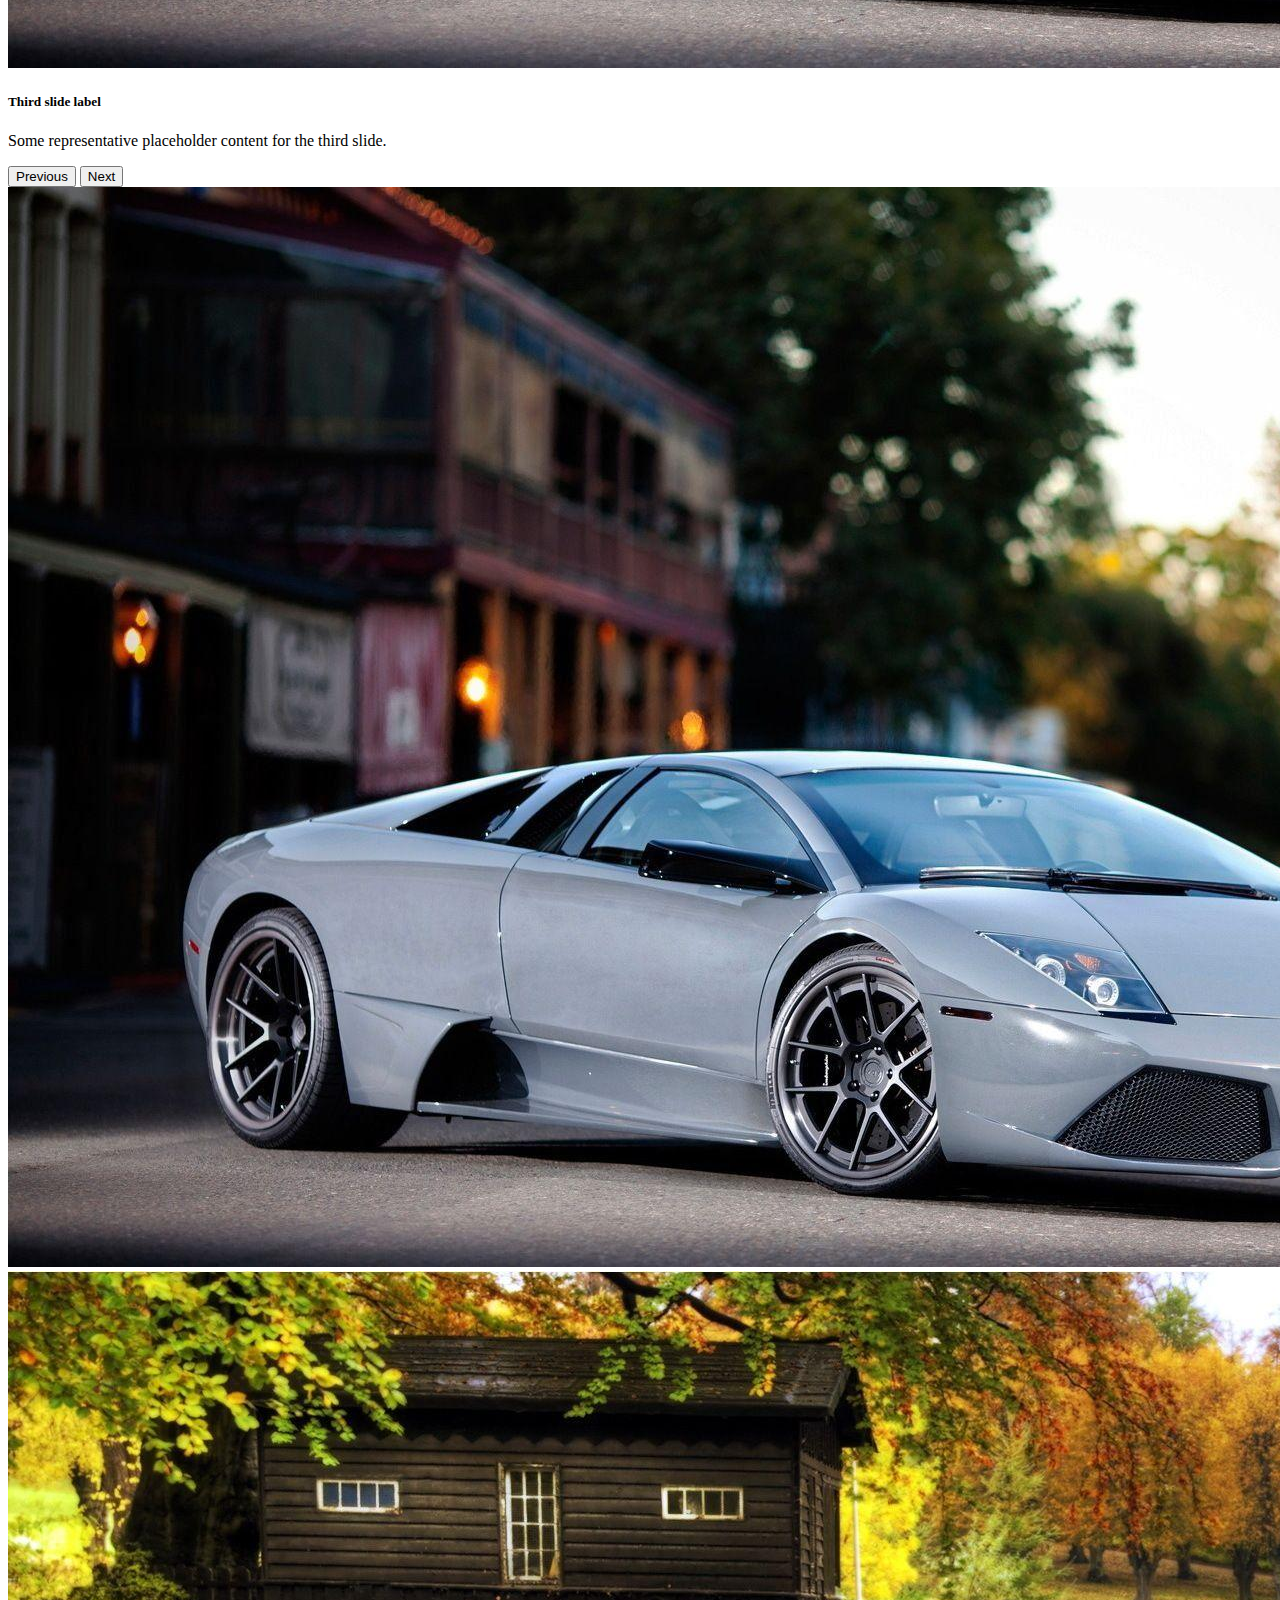
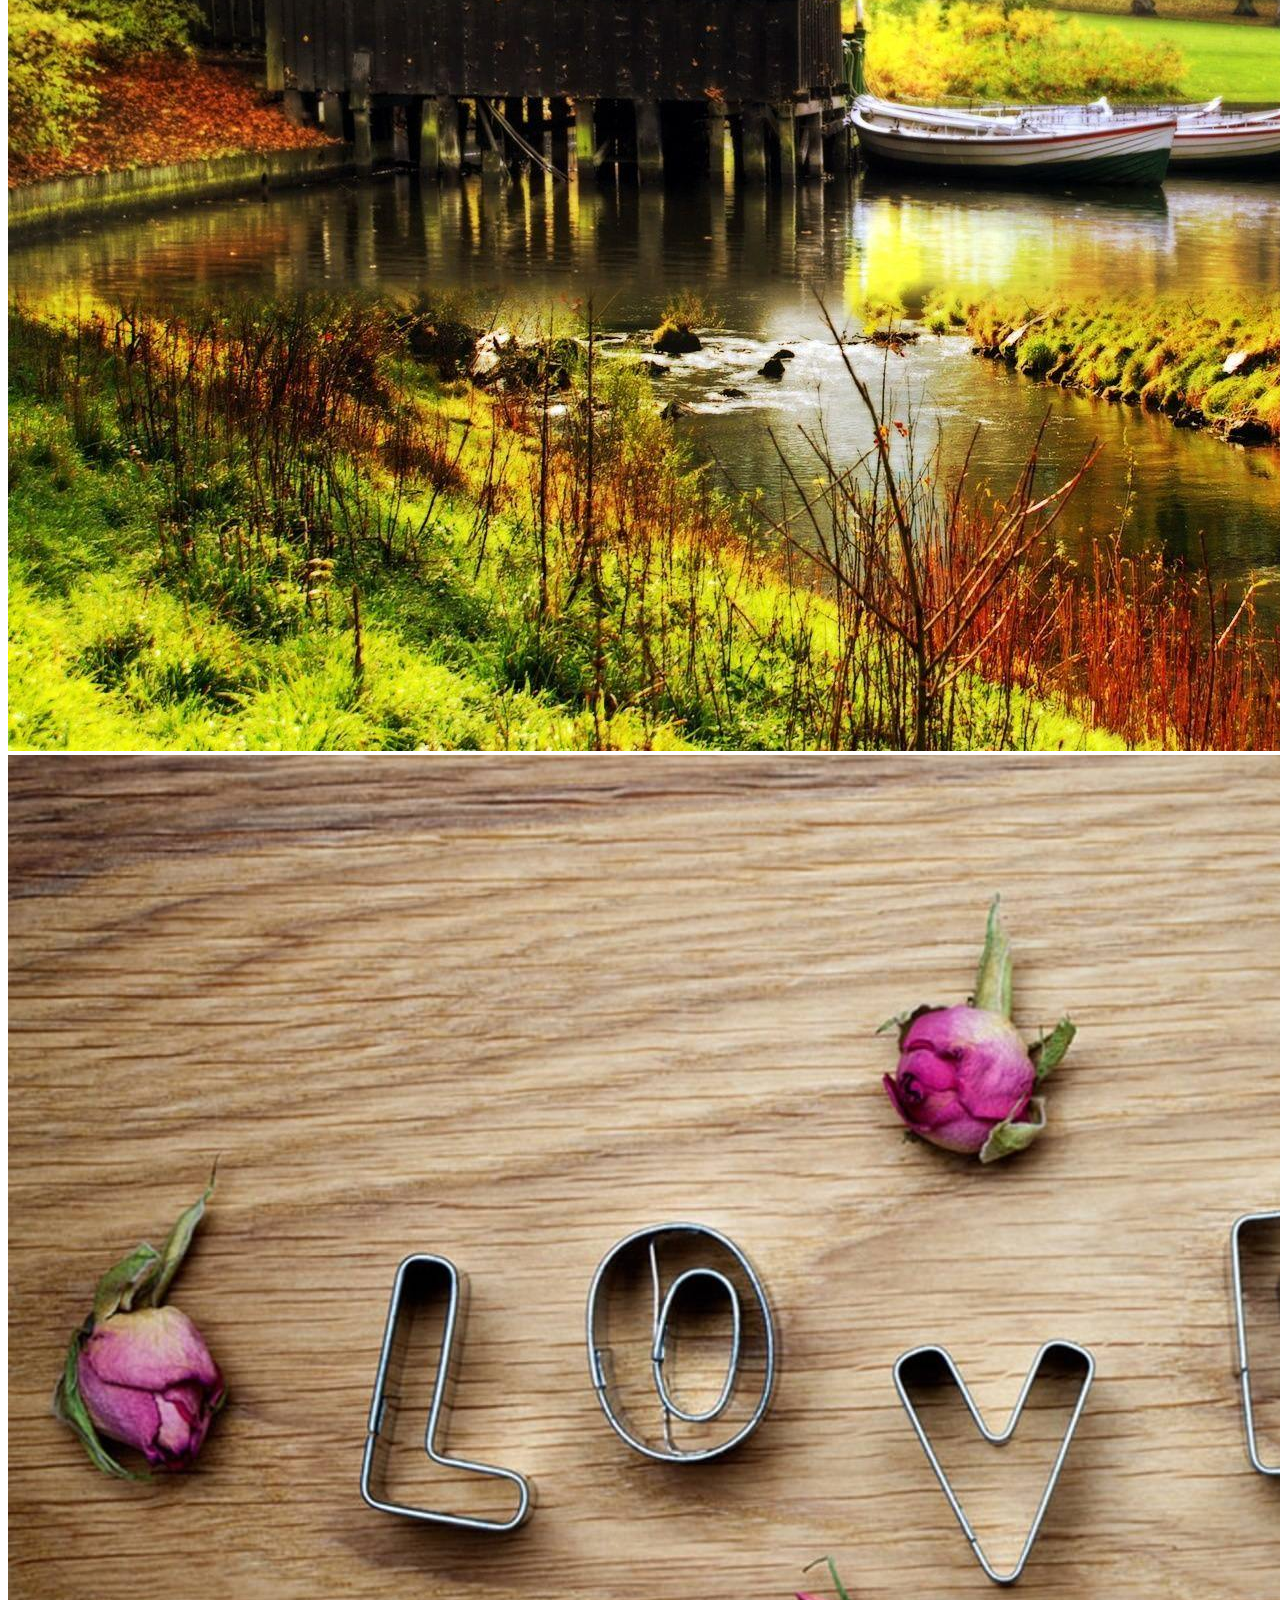
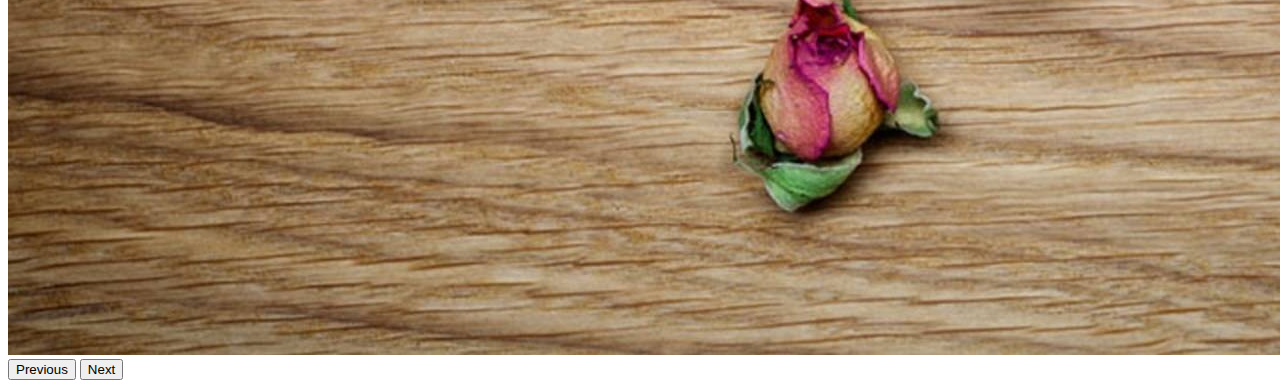
<file: carousel.html>
<!doctype html>
<html lang="en">
  <head>
    <meta charset="utf-8">
    <meta name="viewport" content="width=device-width, initial-scale=1">
    <title>Bootstrap demo</title>
    <link href="https://cdn.jsdelivr.net/npm/bootstrap@5.3.0-alpha1/dist/css/bootstrap.min.css" rel="stylesheet" integrity="sha384-GLhlTQ8iRABdZLl6O3oVMWSktQOp6b7In1Zl3/Jr59b6EGGoI1aFkw7cmDA6j6gD" crossorigin="anonymous">
  </head>
  <body>
    <h1>Hello, world!</h1>

    <div id="carouselExample" class="carousel slide">
        <div class="carousel-inner w-50">
          <div class="carousel-item active">
            <img src="images/Saved Pictures/flower/flower (2).jpg" class="d-block w-100" alt="...">
          </div>
          <div class="carousel-item">
            <img src="images/Saved Pictures/animal/animal.jpg" class="d-block w-100" alt="...">
          </div>
          <div class="carousel-item">
            <img src="images/Saved Pictures/animal/animal (2).jpg" class="d-block w-100" alt="...">
          </div>
        </div>
        <button class="carousel-control-prev" type="button" data-bs-target="#carouselExample" data-bs-slide="prev">
          <span class="carousel-control-prev-icon" aria-hidden="true"></span>
          <span class="visually-hidden">Previous</span>
        </button>
        <button class="carousel-control-next" type="button" data-bs-target="#carouselExample" data-bs-slide="next">
          <span class="carousel-control-next-icon" aria-hidden="true"></span>
          <span class="visually-hidden">Next</span>
        </button>
      </div>
      <!-- caption slide -->
      <div id="carouselExampleCaptions" class="carousel slide mt-5 w-50">
        <div class="carousel-indicators">
          <button type="button" data-bs-target="#carouselExampleCaptions" data-bs-slide-to="0" class="active" aria-current="true" aria-label="Slide 1"></button>
          <button type="button" data-bs-target="#carouselExampleCaptions" data-bs-slide-to="1" aria-label="Slide 2"></button>
          <button type="button" data-bs-target="#carouselExampleCaptions" data-bs-slide-to="2" aria-label="Slide 3"></button>
        </div>
        <div class="carousel-inner">
          <div class="carousel-item active">
            <img src="images/Saved Pictures/wallpaper/lake (3).jpg" class="d-block w-100" alt="...">
            <div class="carousel-caption d-none d-md-block">
              <h5>First slide label</h5>
              <p>Some representative placeholder content for the first slide.</p>
            </div>
          </div>
          <div class="carousel-item">
            <img src="images/Saved Pictures/wallpaper/car - Copy.jpg" class="d-block w-100" alt="...">
            <div class="carousel-caption d-none d-md-block">
              <h5>Second slide label</h5>
              <p>Some representative placeholder content for the second slide.</p>
            </div>
          </div>
          <div class="carousel-item">
            <img src="images/Saved Pictures/wallpaper/car (2).jpg" class="d-block w-100" alt="...">
            <div class="carousel-caption d-none d-md-block">
              <h5>Third slide label</h5>
              <p>Some representative placeholder content for the third slide.</p>
            </div>
          </div>
        </div>
        <button class="carousel-control-prev" type="button" data-bs-target="#carouselExampleCaptions" data-bs-slide="prev">
          <span class="carousel-control-prev-icon" aria-hidden="true"></span>
          <span class="visually-hidden">Previous</span>
        </button>
        <button class="carousel-control-next" type="button" data-bs-target="#carouselExampleCaptions" data-bs-slide="next">
          <span class="carousel-control-next-icon" aria-hidden="true"></span>
          <span class="visually-hidden">Next</span>
        </button>
      </div>
      <!-- crossfade -->

      <div id="carouselExampleFade" class="carousel slide carousel-fade w-50 mt-5 mx-auto">
        <div class="carousel-inner">
          <div class="carousel-item active">
            <img src="images/Saved Pictures/wallpaper/car (2).jpg" class="d-block w-100" alt="...">
          </div>
          <div class="carousel-item">
            <img src="images/Saved Pictures/wallpaper/lake (3).jpg" class="d-block w-100" alt="...">
          </div>
          <div class="carousel-item">
            <img src="images/Saved Pictures/wallpaper/love.jpg" class="d-block w-100" alt="...">
          </div>
        </div>
        <button class="carousel-control-prev" type="button" data-bs-target="#carouselExampleFade" data-bs-slide="prev">
          <span class="carousel-control-prev-icon" aria-hidden="true"></span>
          <span class="visually-hidden">Previous</span>
        </button>
        <button class="carousel-control-next" type="button" data-bs-target="#carouselExampleFade" data-bs-slide="next">
          <span class="carousel-control-next-icon" aria-hidden="true"></span>
          <span class="visually-hidden">Next</span>
        </button>
      </div>
    <!-- Bootstrap Js -->  
    <script src="https://cdn.jsdelivr.net/npm/bootstrap@5.3.0-alpha1/dist/js/bootstrap.bundle.min.js" integrity="sha384-w76AqPfDkMBDXo30jS1Sgez6pr3x5MlQ1ZAGC+nuZB+EYdgRZgiwxhTBTkF7CXvN" crossorigin="anonymous"></script>
  </body>
</html>
</file>
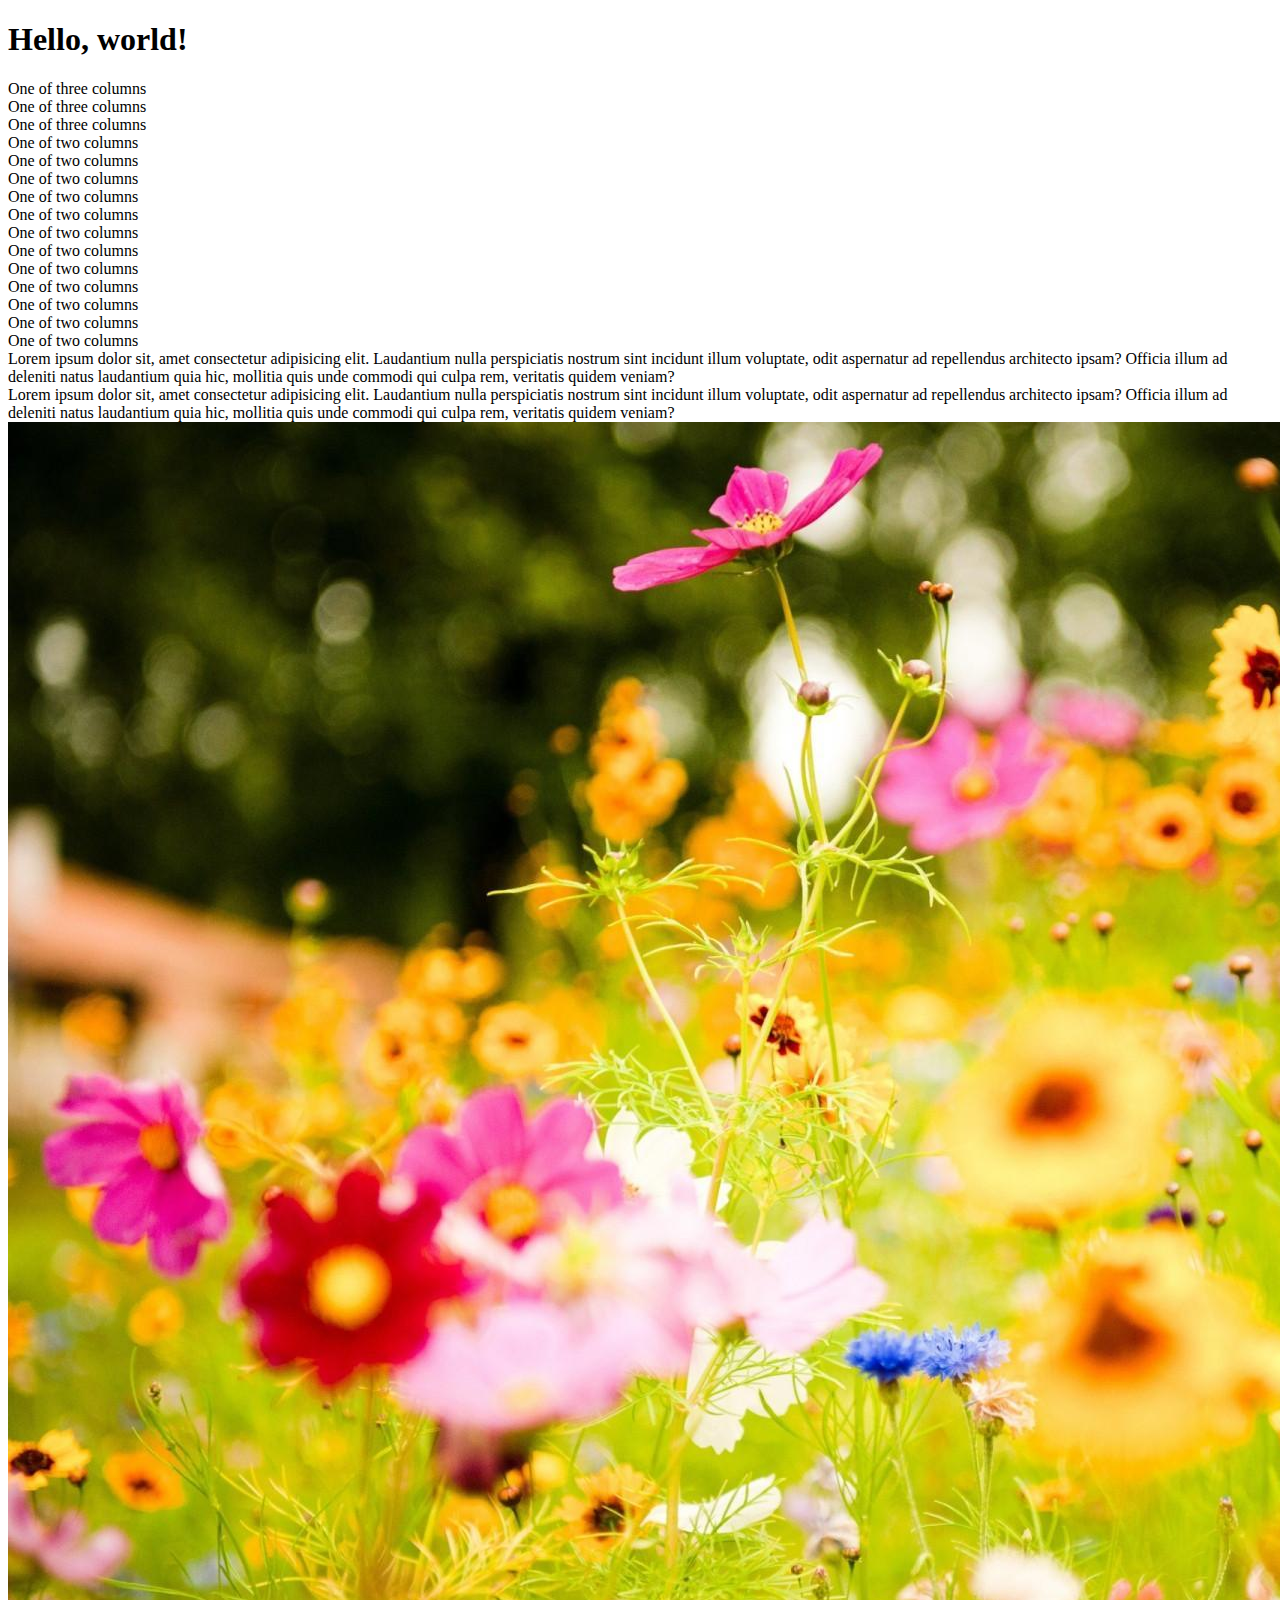
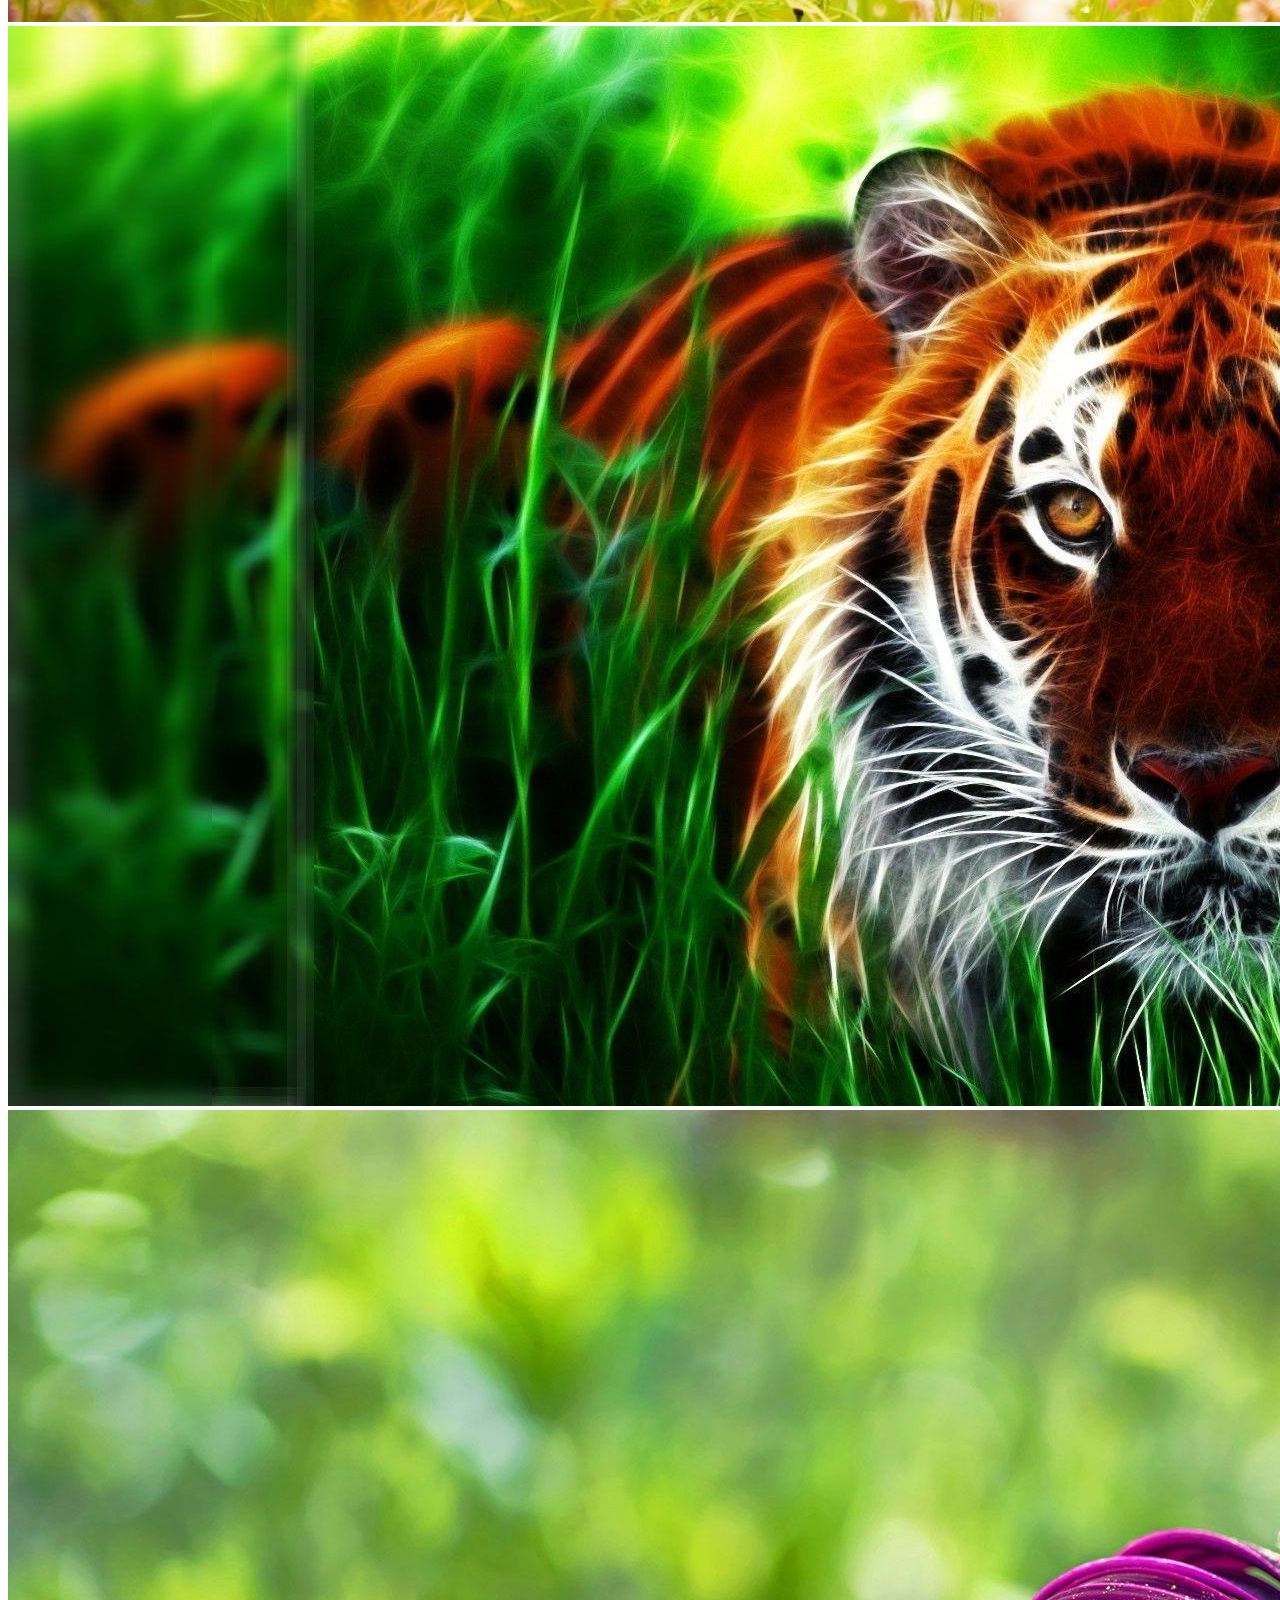
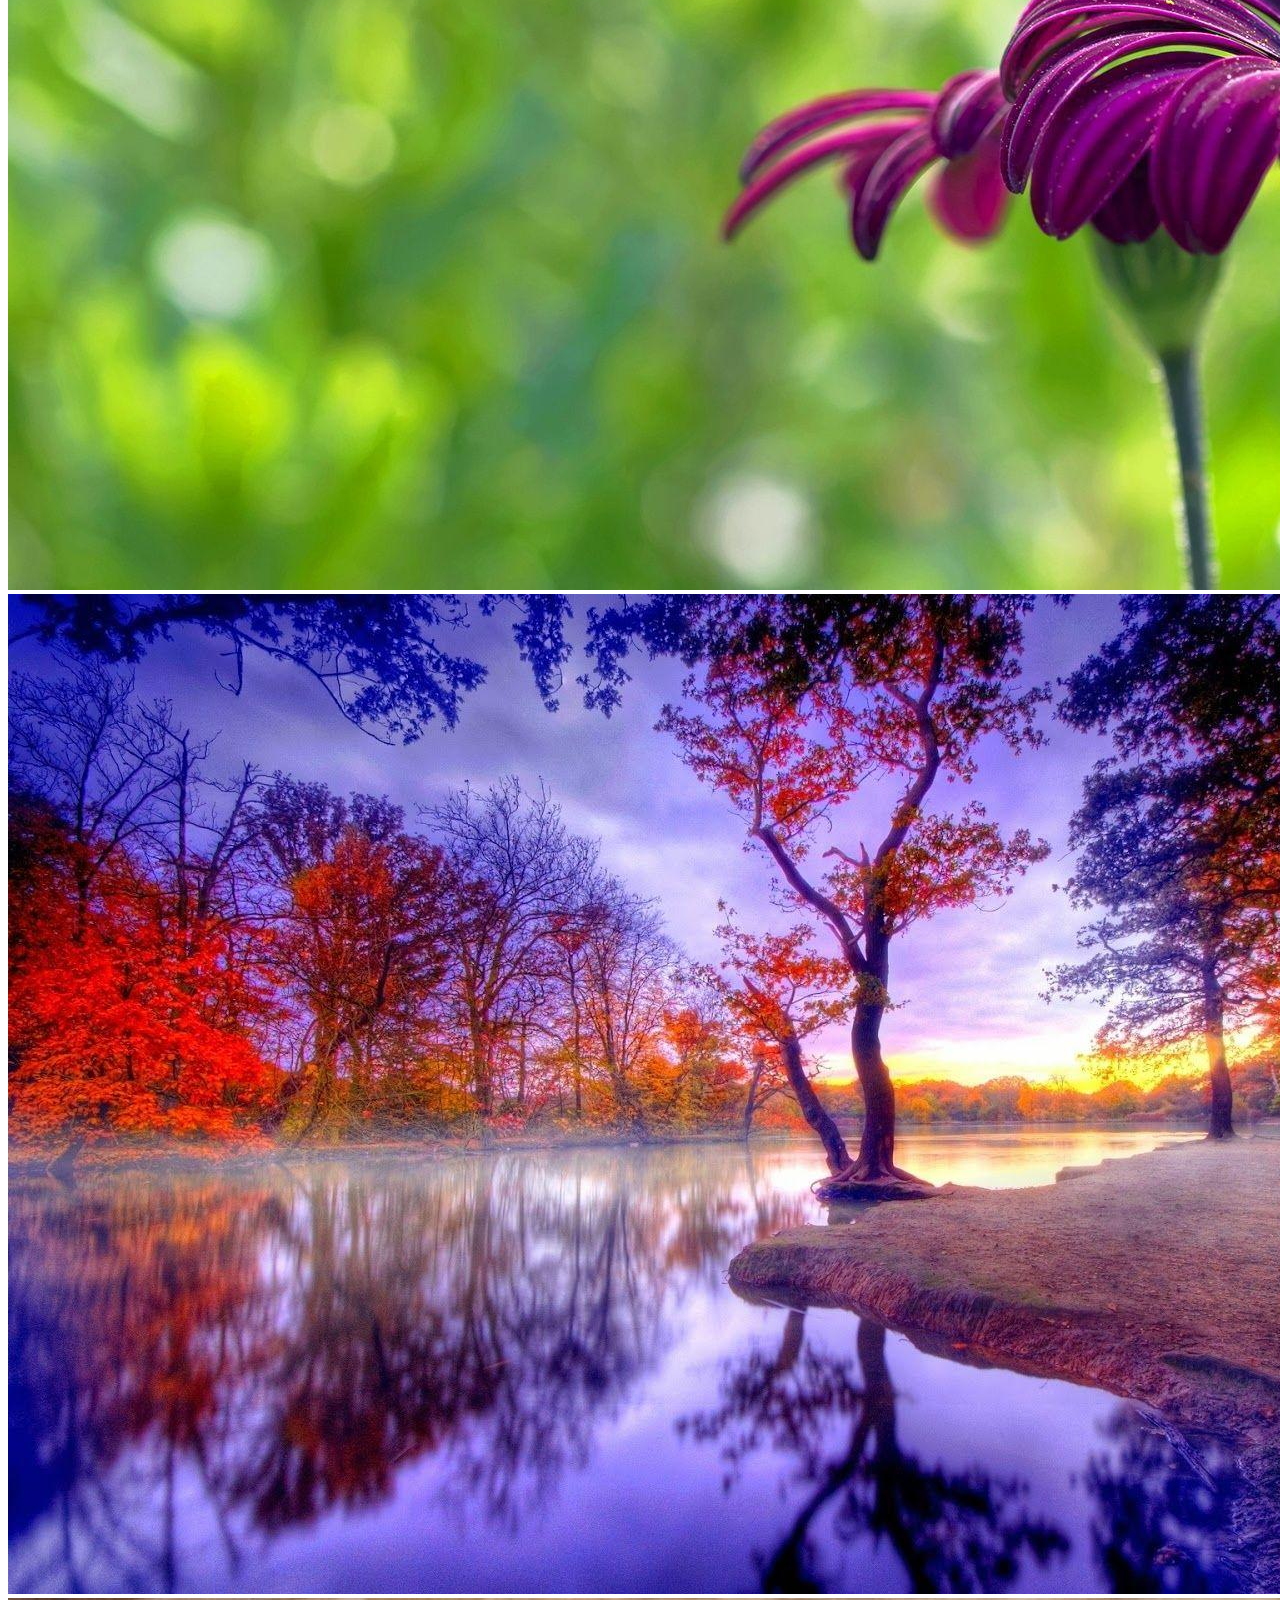
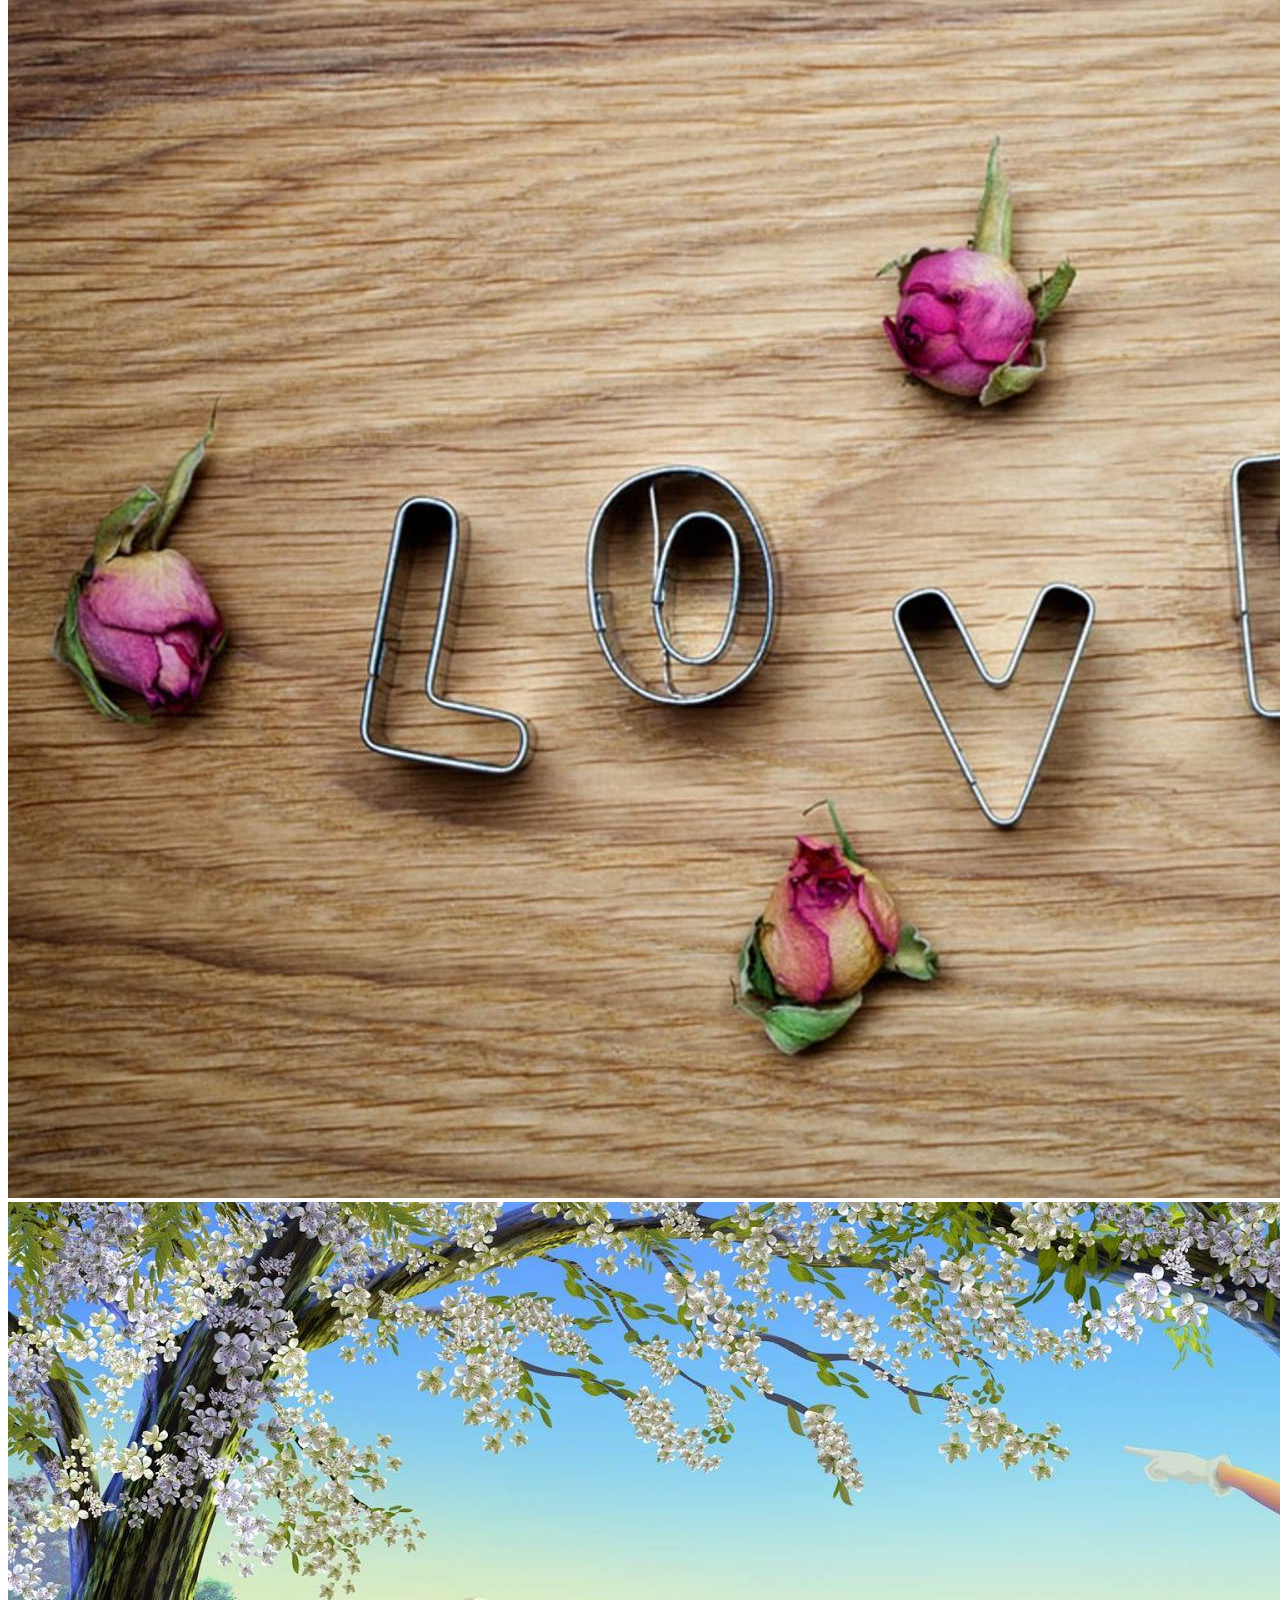
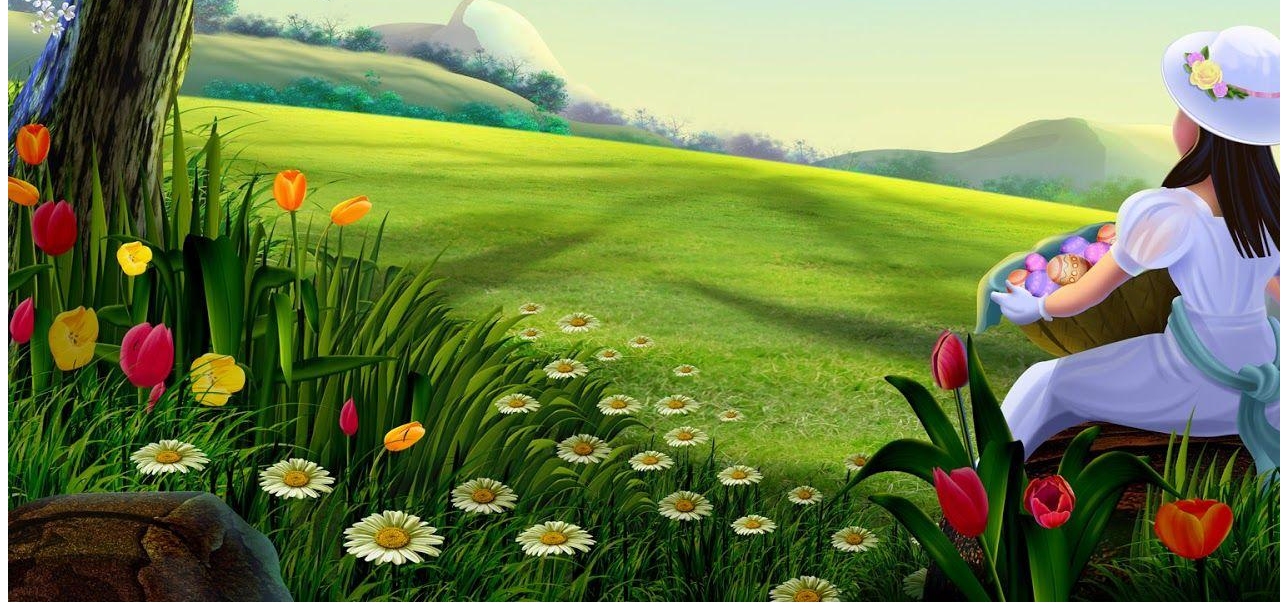
<file: columns.html>
<!doctype html>
<html lang="en">
  <head>
    <meta charset="utf-8">
    <meta name="viewport" content="width=device-width, initial-scale=1">
    <title>Btrap columns</title>
    <link href="https://cdn.jsdelivr.net/npm/bootstrap@5.3.0-alpha1/dist/css/bootstrap.min.css" rel="stylesheet" integrity="sha384-GLhlTQ8iRABdZLl6O3oVMWSktQOp6b7In1Zl3/Jr59b6EGGoI1aFkw7cmDA6j6gD" crossorigin="anonymous">
  </head>
  <body>
    <h1>Hello, world!</h1>

      <div class="container text-center">
        <div class="row">
          <div class="col align-self-start">
            One of three columns
          </div>
          <div class="col align-self-center">
            One of three columns
          </div>
          <div class="col align-self-end">
            One of three columns
          </div>
        </div>
      </div>
<!-- horizontal alignment -->
      <div class="container text-center mt-5">
        <div class="row justify-content-start">
          <div class="col-4">
            One of two columns
          </div>
          <div class="col-4">
            One of two columns
          </div>
        </div>
        <div class="row justify-content-center mt-5">
          <div class="col-4">
            One of two columns
          </div>
          <div class="col-4">
            One of two columns
          </div>
        </div>
        <div class="row justify-content-end mt-5">
          <div class="col-4">
            One of two columns
          </div>
          <div class="col-4">
            One of two columns
          </div>
        </div>
        <div class="row justify-content-around mt-5">
          <div class="col-4">
            One of two columns
          </div>
          <div class="col-4">
            One of two columns
          </div>
        </div>
        <div class="row justify-content-between mt-5">
          <div class="col-4">
            One of two columns
          </div>
          <div class="col-4">
            One of two columns
          </div>
        </div>
        <div class="row justify-content-evenly mt-5">
          <div class="col-4">
            One of two columns
          </div>
          <div class="col-4">
            One of two columns
          </div>
        </div>
      </div>
      <!-- Gutter -->
      <div class="container px-4 text-center">
        <div class="row gx-5">
          <div class="col">
           <div class="p-5">Lorem ipsum dolor sit, amet consectetur adipisicing elit. Laudantium nulla perspiciatis nostrum sint incidunt illum voluptate, odit aspernatur ad repellendus architecto ipsam? Officia illum ad deleniti natus laudantium quia hic, mollitia quis unde commodi qui culpa rem, veritatis quidem veniam?</div>
          </div>
          <div class="col">
            <div class="p-5">Lorem ipsum dolor sit, amet consectetur adipisicing elit. Laudantium nulla perspiciatis nostrum sint incidunt illum voluptate, odit aspernatur ad repellendus architecto ipsam? Officia illum ad deleniti natus laudantium quia hic, mollitia quis unde commodi qui culpa rem, veritatis quidem veniam?</div>
          </div>
        </div>
      </div>
      <!-- fluid img -->
      <img src="images/Saved Pictures/flower/flower (2).jpg" class="img-fluid w-25" alt="...">
      <img class="img-fluid w-50" src="images/Saved Pictures/animal/animal (2).jpg" alt="">

      <!-- float img -->
      <img  src="images/Saved Pictures/flower/flower.jpg" class="rounded float-start w-25 mt-5" alt="...">
<img src="images/Saved Pictures/wallpaper/spring (2).jpg" class="rounded float-end w-25 mt-5" alt="...">
      
<img src="images/Saved Pictures/wallpaper/love.jpg" class="rounded mx-auto d-block img-fluid w-25 mt-5" alt="...">

<div class="text-center">
    <img src="images/Saved Pictures/wallpaper/wp2670846-full-hd-wallpaper-downlord.jpg" class="rounded img-fluid w-25 mt-5" alt="...">
  </div>
    <!-- Bootstrap Js -->
    <script src="https://cdn.jsdelivr.net/npm/bootstrap@5.3.0-alpha1/dist/js/bootstrap.bundle.min.js" integrity="sha384-w76AqPfDkMBDXo30jS1Sgez6pr3x5MlQ1ZAGC+nuZB+EYdgRZgiwxhTBTkF7CXvN" crossorigin="anonymous"></script>
  </body>
</html>
</file>
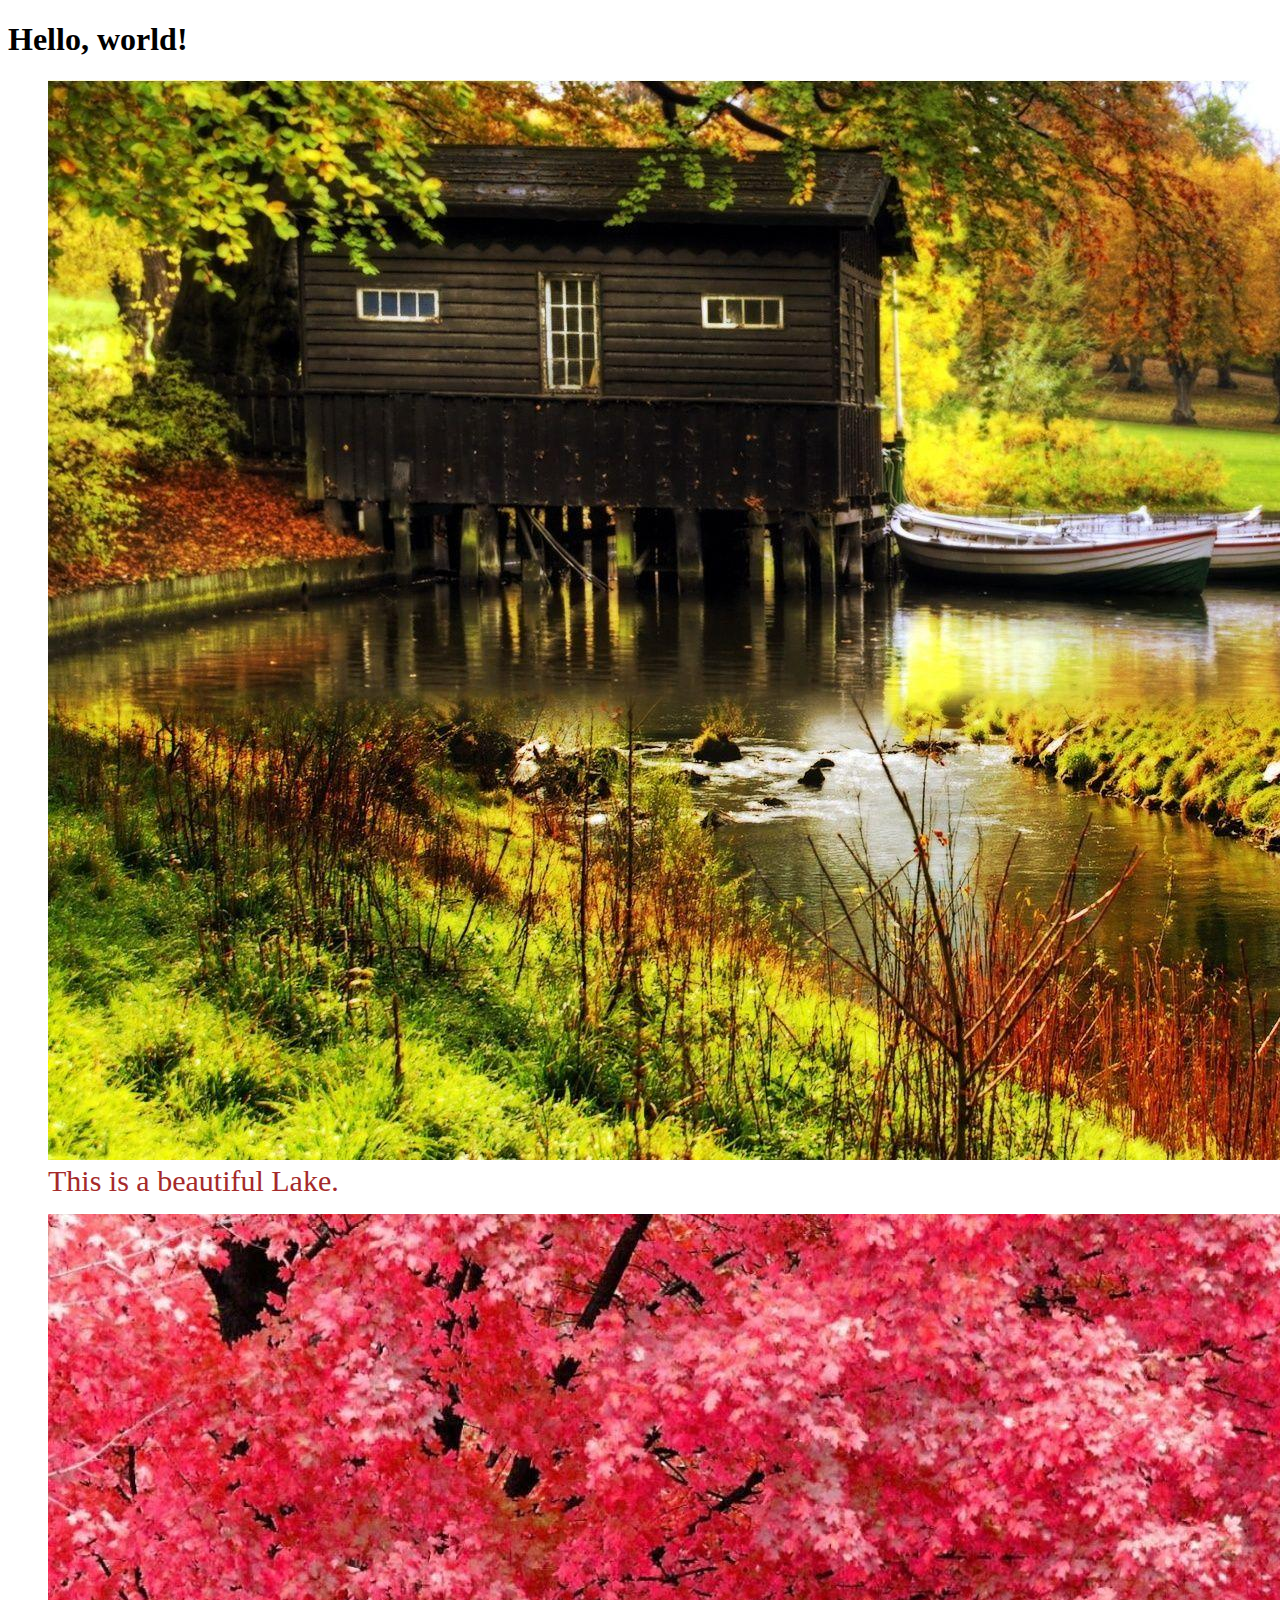
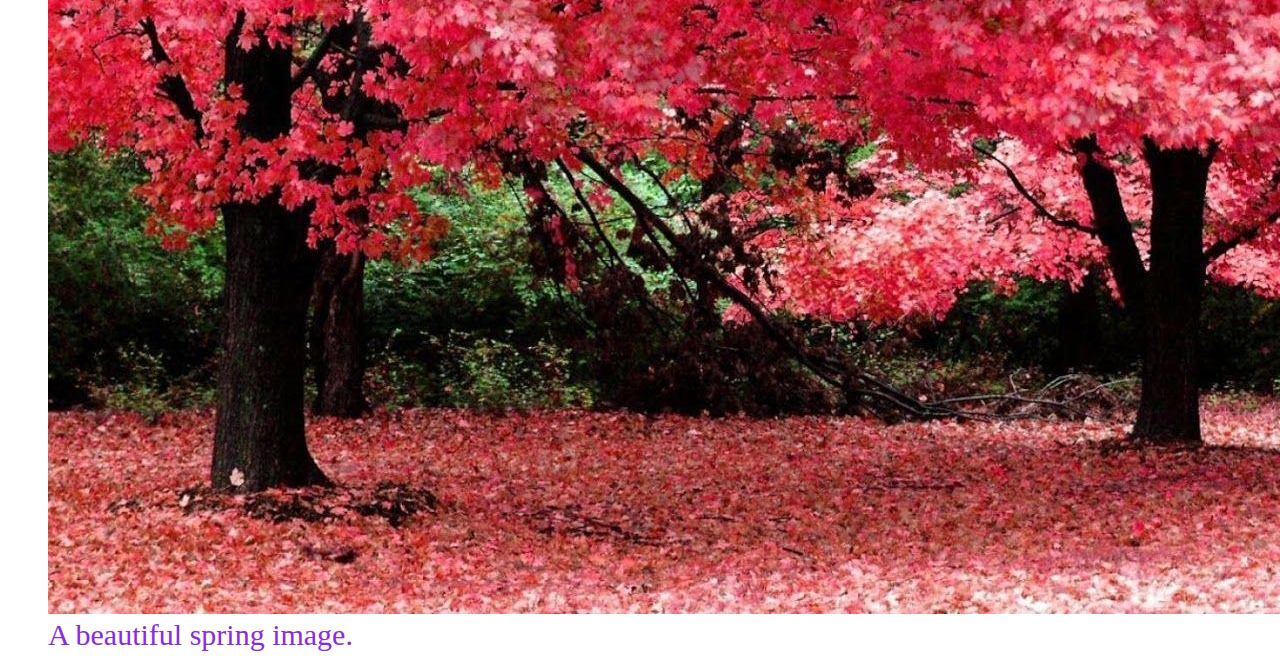
<file: figure-img.html>
<!doctype html>
<html lang="en">
  <head>
    <meta charset="utf-8">
    <meta name="viewport" content="width=device-width, initial-scale=1">
    <title>Figure image</title>
    <link href="https://cdn.jsdelivr.net/npm/bootstrap@5.3.0-alpha1/dist/css/bootstrap.min.css" rel="stylesheet" integrity="sha384-GLhlTQ8iRABdZLl6O3oVMWSktQOp6b7In1Zl3/Jr59b6EGGoI1aFkw7cmDA6j6gD" crossorigin="anonymous">
    <link rel="stylesheet" href="styles/style.css">
  </head>
  <body>
    <h1>Hello, world!</h1>

    <!-- figure img with caption -->
    <figure class="figure mt-5 p-3">
        <img src="images/Saved Pictures/wallpaper/lake (3).jpg" class="figure-img img-fluid rounded w-50" alt="...">
        <figcaption class="figure-caption color">This is a beautiful Lake.</figcaption>
      </figure>

      <figure class="figure mt-5 p-3 w-50">
        <img src="images/Saved Pictures/flower/wallpaper.jpg" class="figure-img img-fluid rounded" alt="...">
        <figcaption class="figure-caption text-end second-color">A beautiful spring image.</figcaption>
      </figure>
    <!-- Bootstrap Js -->
    <script src="https://cdn.jsdelivr.net/npm/bootstrap@5.3.0-alpha1/dist/js/bootstrap.bundle.min.js" integrity="sha384-w76AqPfDkMBDXo30jS1Sgez6pr3x5MlQ1ZAGC+nuZB+EYdgRZgiwxhTBTkF7CXvN" crossorigin="anonymous"></script>
  </body>
</html>
</file>
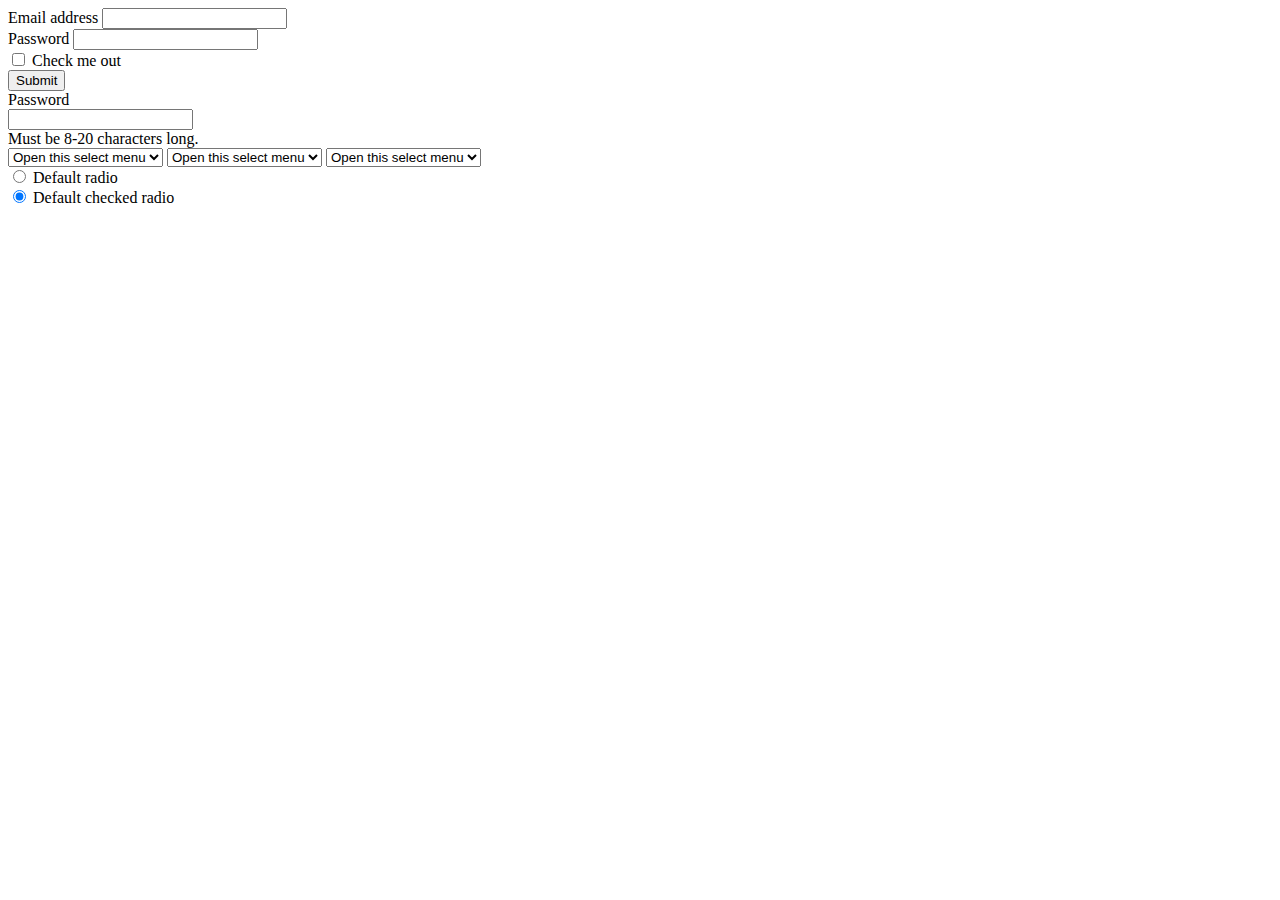
<file: form.html>
<!doctype html>
<html lang="en">
  <head>
    <meta charset="utf-8">
    <meta name="viewport" content="width=device-width, initial-scale=1">
    <title>Bootstrap demo</title>
    <link href="https://cdn.jsdelivr.net/npm/bootstrap@5.3.0-alpha1/dist/css/bootstrap.min.css" rel="stylesheet" integrity="sha384-GLhlTQ8iRABdZLl6O3oVMWSktQOp6b7In1Zl3/Jr59b6EGGoI1aFkw7cmDA6j6gD" crossorigin="anonymous">
  </head>
  <body>
    <form class="w-50 mx-auto">
        <div class="mb-3">
          <label for="exampleInputEmail1" class="form-label">Email address</label>
          <input type="email" class="form-control" id="exampleInputEmail1" aria-describedby="emailHelp">
        </div>
        <div class="mb-3">
          <label for="exampleInputPassword1" class="form-label">Password</label>
          <input type="password" class="form-control" id="exampleInputPassword1">
        </div>
        <div class="mb-3 form-check">
          <input type="checkbox" class="form-check-input" id="exampleCheck1">
          <label class="form-check-label" for="exampleCheck1">Check me out</label>
        </div>
        <button type="submit" class="btn btn-primary">Submit</button>
      </form>
   <!-- others -->
   <div class="row g-3 align-items-center">
    <div class="col-auto">
      <label for="inputPassword6" class="col-form-label">Password</label>
    </div>
    <div class="col-auto">
      <input type="password" id="inputPassword6" class="form-control" aria-describedby="passwordHelpInline">
    </div>
    <div class="col-auto">
      <span id="passwordHelpInline" class="form-text">
        Must be 8-20 characters long.
      </span>
    </div>
  </div>
<!-- select -->
  <select class="form-select w-50 mt-5" aria-label="Default select example">
    <option selected>Open this select menu</option>
    <option value="1">One</option>
    <option value="2">Two</option>
    <option value="3">Three</option>
  </select>

  <!-- large and small select menu -->
  <select class="form-select form-select-lg mb-3" aria-label=".form-select-lg example">
    <option selected>Open this select menu</option>
    <option value="1">One</option>
    <option value="2">Two</option>
    <option value="3">Three</option>
  </select>
  
  <select class="form-select form-select-sm" aria-label=".form-select-sm example">
    <option selected>Open this select menu</option>
    <option value="1">One</option>
    <option value="2">Two</option>
    <option value="3">Three</option>
  </select>
  <!-- radios checkbox -->
  <div class="form-check">
    <input class="form-check-input" type="radio" name="flexRadioDefault" id="flexRadioDefault1">
    <label class="form-check-label" for="flexRadioDefault1">
      Default radio
    </label>
  </div>
  <div class="form-check">
    <input class="form-check-input" type="radio" name="flexRadioDefault" id="flexRadioDefault2" checked>
    <label class="form-check-label" for="flexRadioDefault2">
      Default checked radio
    </label>
  </div>
    <!-- Bootstrap Js -->
    <script src="https://cdn.jsdelivr.net/npm/bootstrap@5.3.0-alpha1/dist/js/bootstrap.bundle.min.js" integrity="sha384-w76AqPfDkMBDXo30jS1Sgez6pr3x5MlQ1ZAGC+nuZB+EYdgRZgiwxhTBTkF7CXvN" crossorigin="anonymous"></script>
  </body>
</html>
</file>
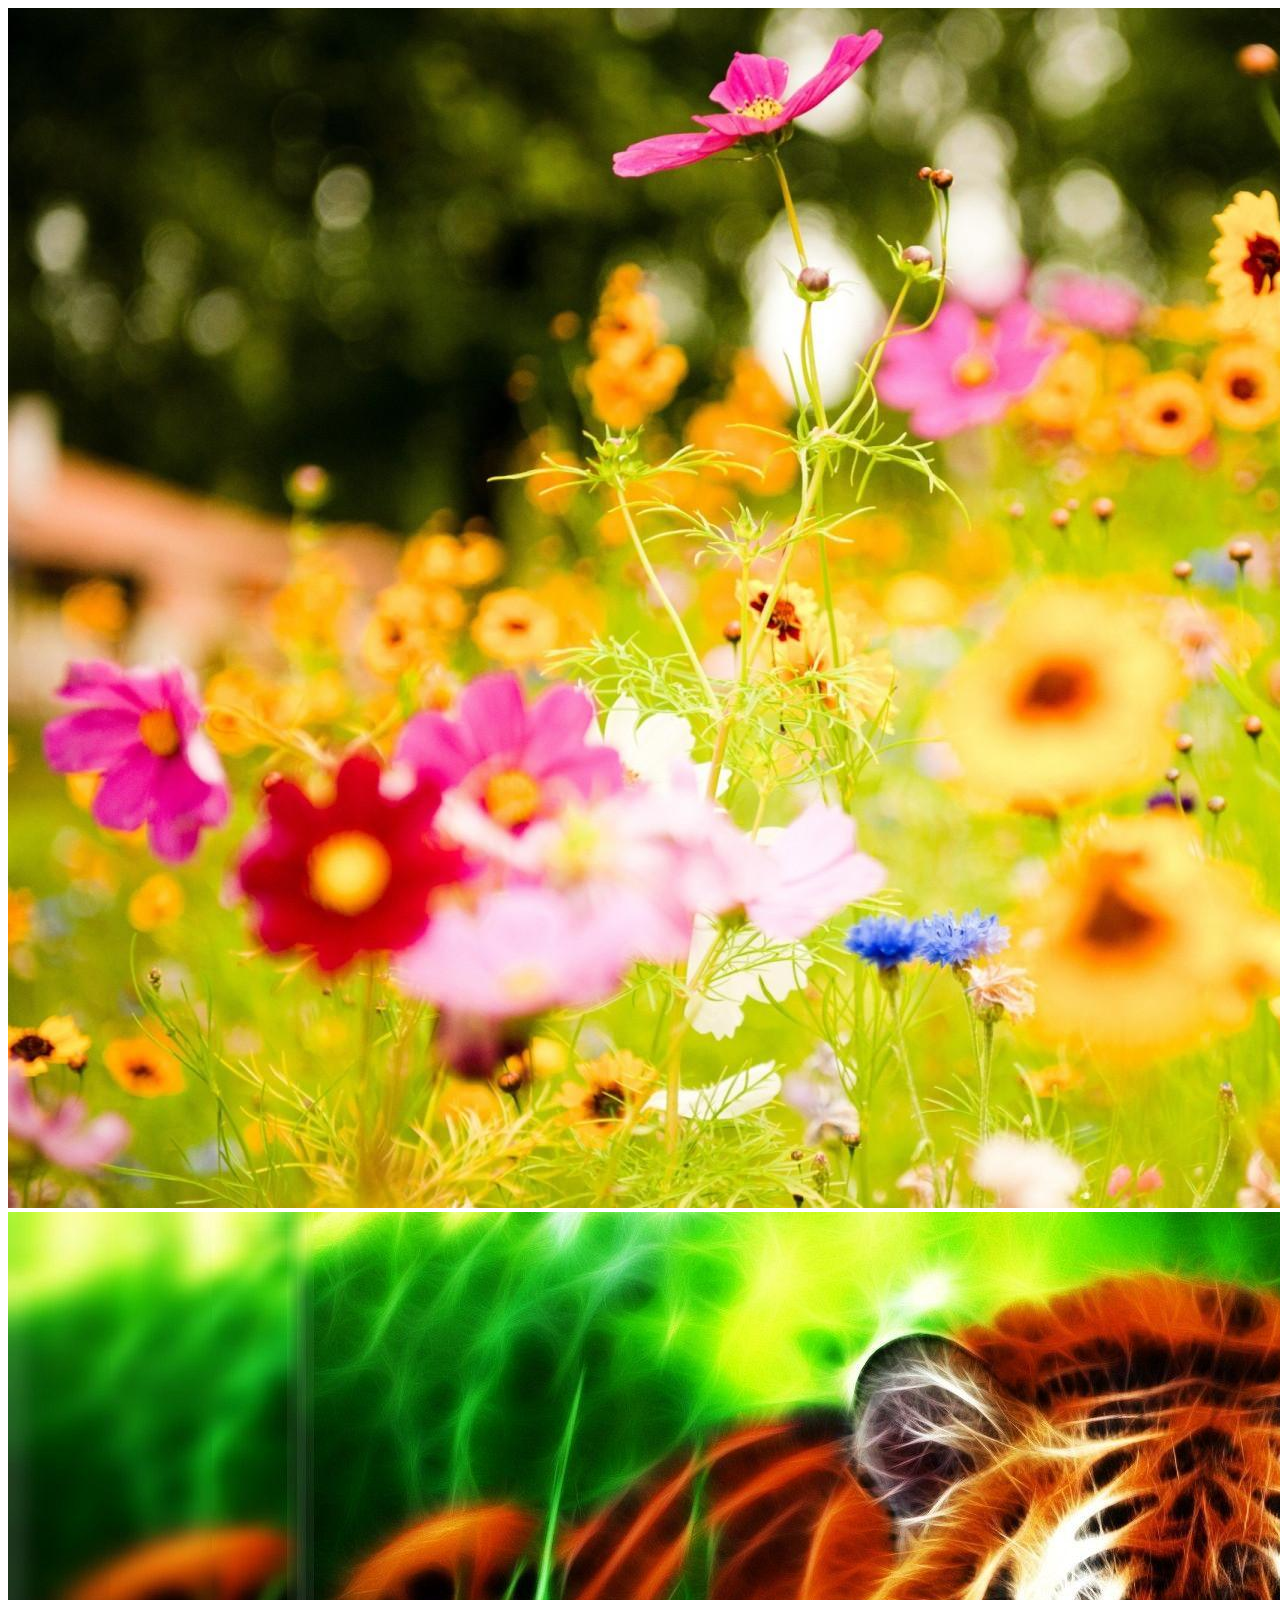
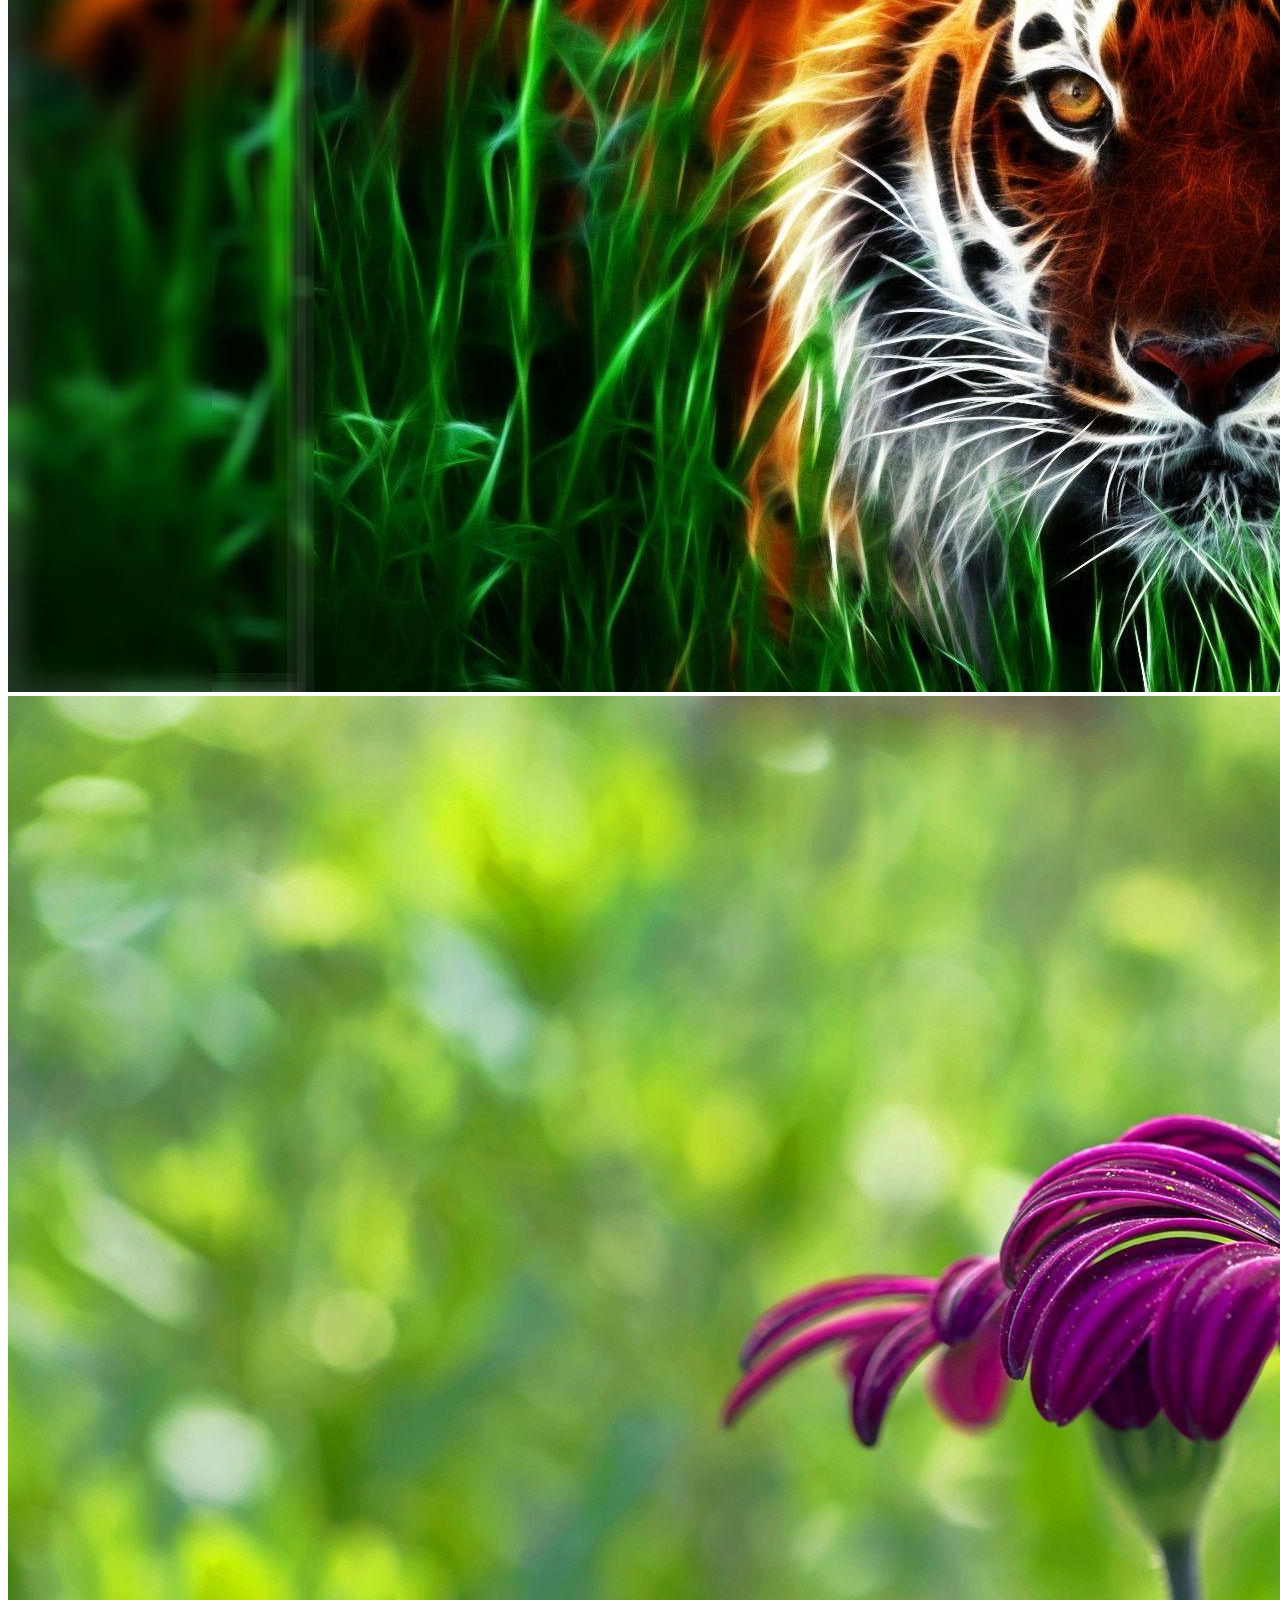
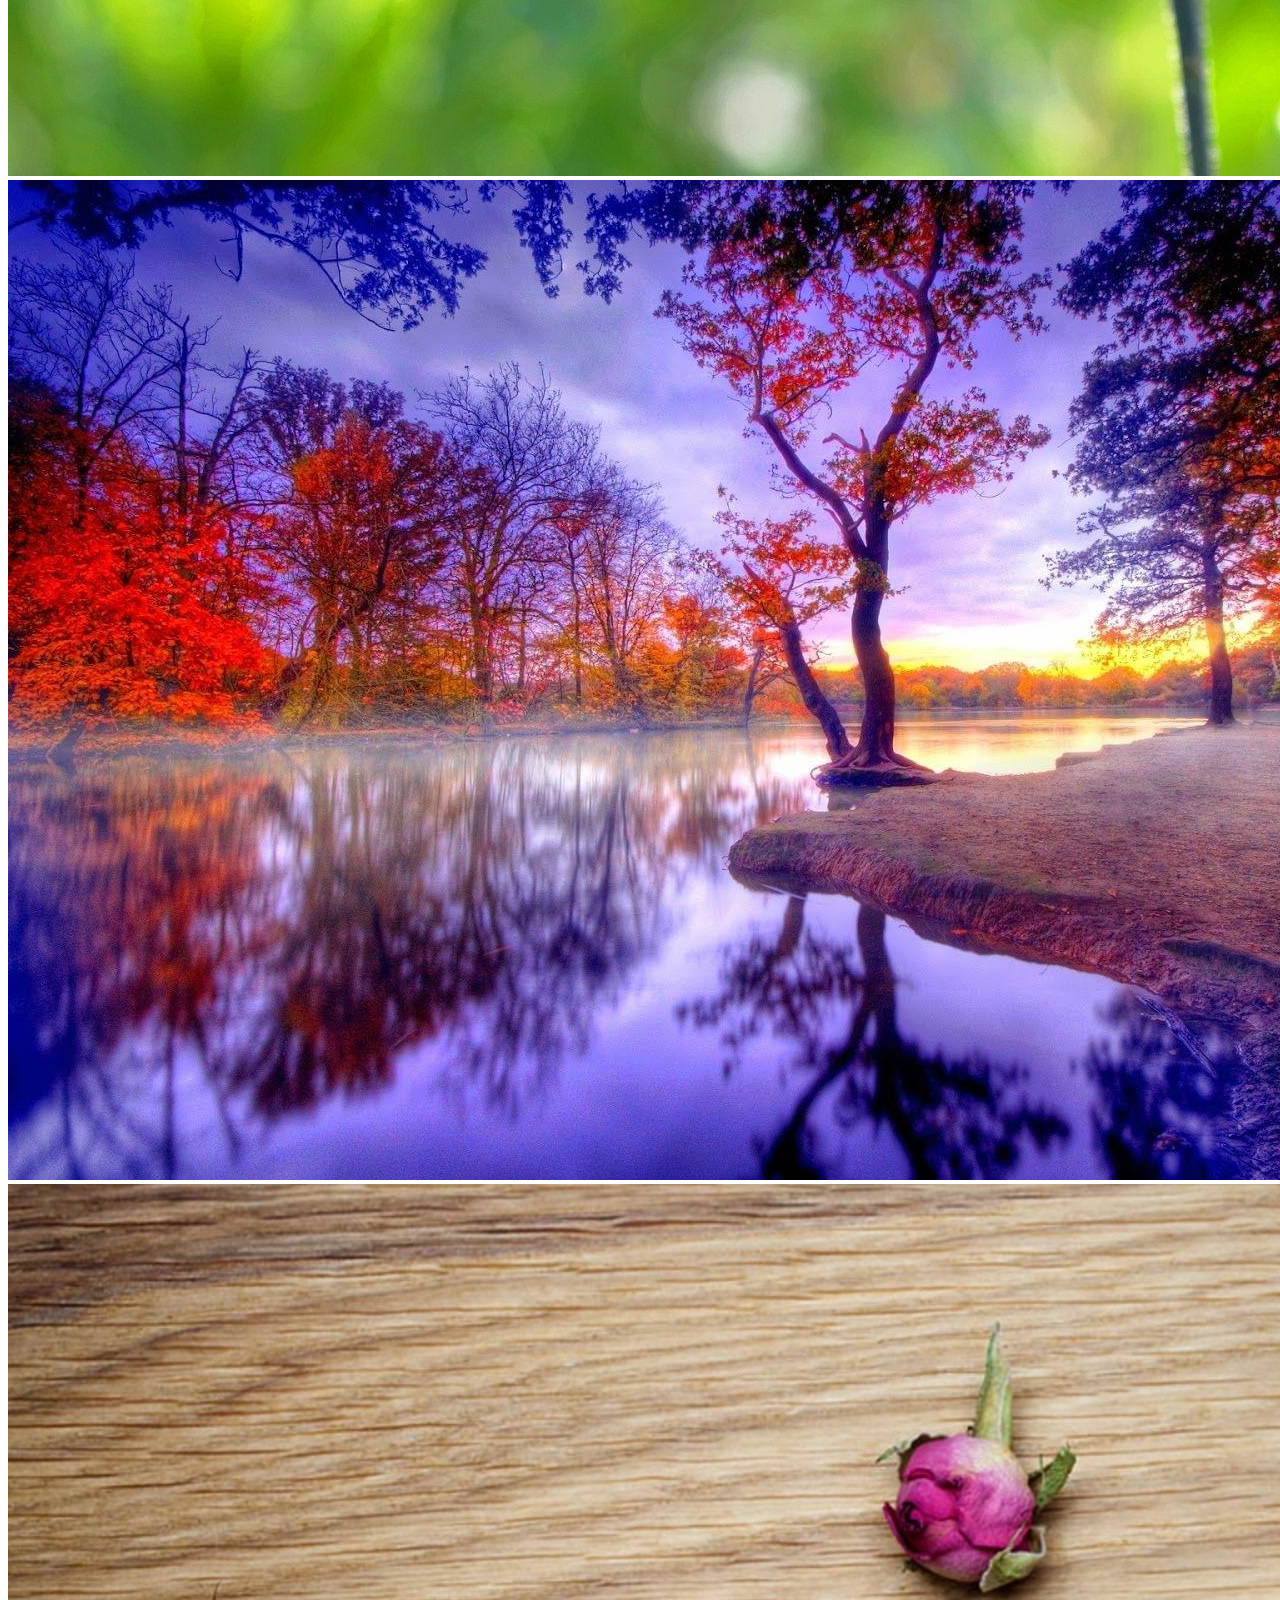
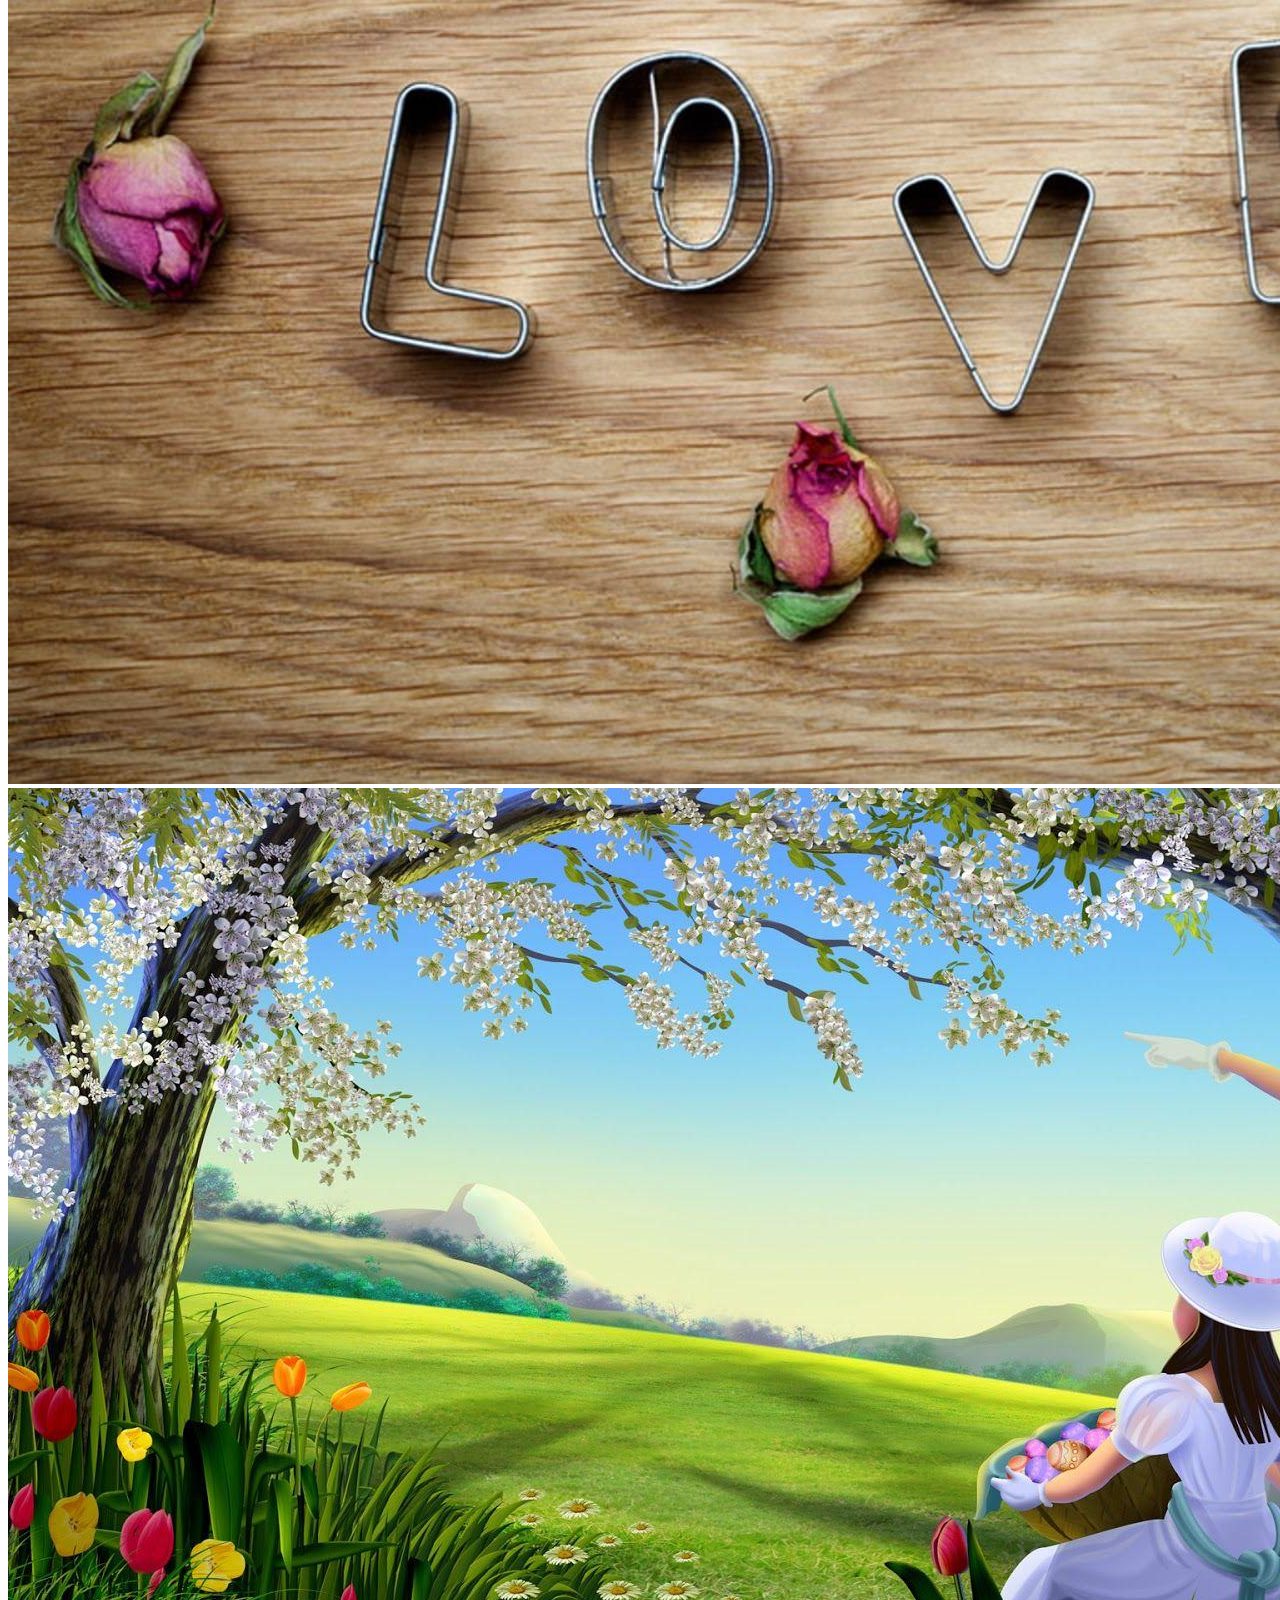
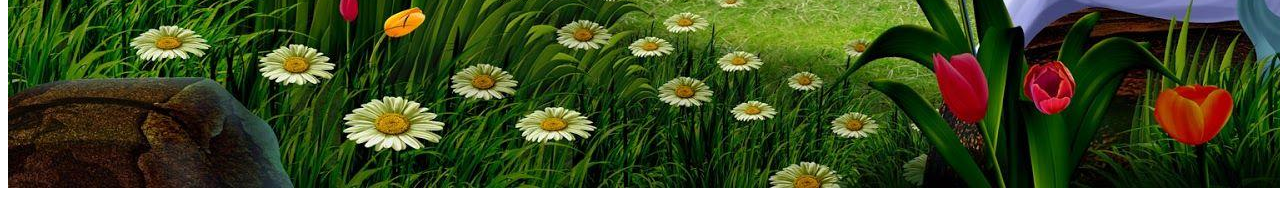
<file: image.html>
<!DOCTYPE html>
<html lang="en">
<head>
    <meta charset="UTF-8">
    <meta http-equiv="X-UA-Compatible" content="IE=edge">
    <meta name="viewport" content="width=device-width, initial-scale=1.0">
    <title>responsive img</title>
    <link href="https://cdn.jsdelivr.net/npm/bootstrap@5.3.0-alpha1/dist/css/bootstrap.min.css" rel="stylesheet" integrity="sha384-GLhlTQ8iRABdZLl6O3oVMWSktQOp6b7In1Zl3/Jr59b6EGGoI1aFkw7cmDA6j6gD" crossorigin="anonymous">
</head>
<body>
      <!-- fluid img -->
      <img src="images/Saved Pictures/flower/flower (2).jpg" class="img-fluid w-25" alt="...">
      <img class="img-fluid w-50" src="images/Saved Pictures/animal/animal (2).jpg" alt="">

      <!-- float img -->
      <img  src="images/Saved Pictures/flower/flower.jpg" class="rounded float-start w-25 mt-5" alt="...">
<img src="images/Saved Pictures/wallpaper/spring (2).jpg" class="rounded float-end w-25 mt-5" alt="...">
      
<img src="images/Saved Pictures/wallpaper/love.jpg" class="rounded mx-auto d-block img-fluid w-25 mt-5" alt="...">

<div class="text-center">
    <img src="images/Saved Pictures/wallpaper/wp2670846-full-hd-wallpaper-downlord.jpg" class="rounded img-fluid w-25 mt-5" alt="...">
  </div>
  <!-- Bootstrap Js -->
  <script src="https://cdn.jsdelivr.net/npm/bootstrap@5.3.0-alpha1/dist/js/bootstrap.bundle.min.js" integrity="sha384-w76AqPfDkMBDXo30jS1Sgez6pr3x5MlQ1ZAGC+nuZB+EYdgRZgiwxhTBTkF7CXvN" crossorigin="anonymous"></script>
</body>
</html>
</file>
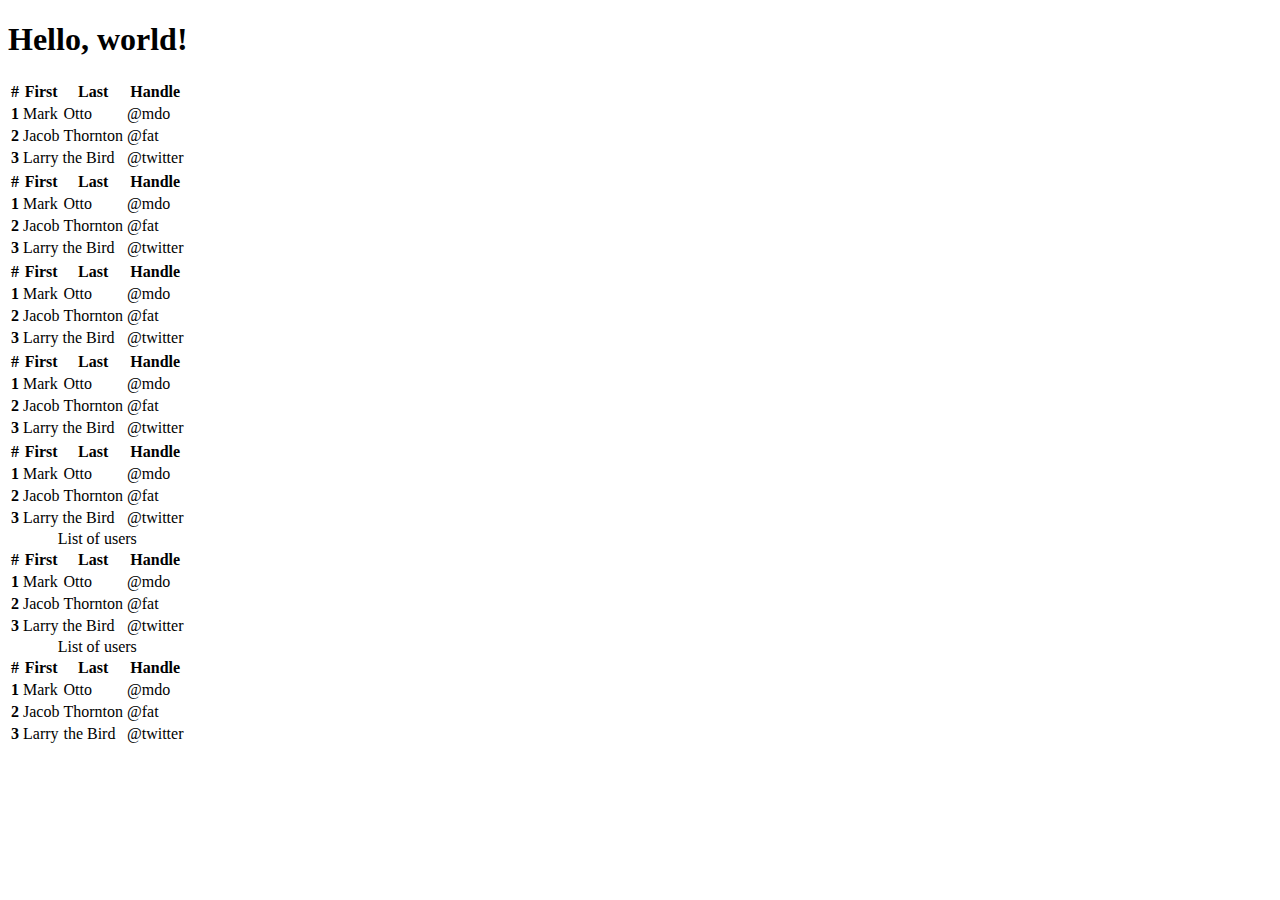
<file: table.html>
<!doctype html>
<html lang="en">
  <head>
    <meta charset="utf-8">
    <meta name="viewport" content="width=device-width, initial-scale=1">
    <title>Bootstrap demo</title>
    <link href="https://cdn.jsdelivr.net/npm/bootstrap@5.3.0-alpha1/dist/css/bootstrap.min.css" rel="stylesheet" integrity="sha384-GLhlTQ8iRABdZLl6O3oVMWSktQOp6b7In1Zl3/Jr59b6EGGoI1aFkw7cmDA6j6gD" crossorigin="anonymous">
  </head>
  <body>
    <h1>Hello, world!</h1>
    <table class="table table-striped-columns table-danger w-50 mx-auto">
        <thead>
          <tr>
            <th scope="col">#</th>
            <th scope="col">First</th>
            <th scope="col">Last</th>
            <th scope="col">Handle</th>
          </tr>
        </thead>
        <tbody>
          <tr class="table-primary">
            <th scope="row">1</th>
            <td>Mark</td>
            <td>Otto</td>
            <td>@mdo</td>
          </tr>
          <tr class="table-warning">
            <th scope="row">2</th>
            <td>Jacob</td>
            <td>Thornton</td>
            <td>@fat</td>
          </tr>
          <tr class="table-secondary">
            <th scope="row">3</th>
            <td colspan="2">Larry the Bird</td>
            <td>@twitter</td>
          </tr>
        </tbody>
      </table>

      <!-- dark table -->
      <table class="table table-dark table-striped w-50 mx-auto mt-5">
        <thead>
          <tr>
            <th scope="col">#</th>
            <th scope="col">First</th>
            <th scope="col">Last</th>
            <th scope="col">Handle</th>
          </tr>
        </thead>
        <tbody>
          <tr>
            <th scope="row">1</th>
            <td>Mark</td>
            <td>Otto</td>
            <td>@mdo</td>
          </tr>
          <tr>
            <th scope="row">2</th>
            <td>Jacob</td>
            <td>Thornton</td>
            <td>@fat</td>
          </tr>
          <tr>
            <th scope="row">3</th>
            <td colspan="2">Larry the Bird</td>
            <td>@twitter</td>
          </tr>
        </tbody>
      </table>
      <!-- 3rd table -->
      <table class="table table-primary table-striped-columns w-50 mt-5 mx-auto table-hover">
        <thead>
          <tr>
            <th scope="col">#</th>
            <th scope="col">First</th>
            <th scope="col">Last</th>
            <th scope="col">Handle</th>
          </tr>
        </thead>
        <tbody>
          <tr>
            <th scope="row">1</th>
            <td>Mark</td>
            <td>Otto</td>
            <td>@mdo</td>
          </tr>
          <tr>
            <th scope="row">2</th>
            <td>Jacob</td>
            <td>Thornton</td>
            <td>@fat</td>
          </tr>
          <tr>
            <th scope="row">3</th>
            <td colspan="2">Larry the Bird</td>
            <td>@twitter</td>
          </tr>
        </tbody>
      </table>
 <!-- active table -->
      <table class="table table-danger w-50 mx-auto mt-5 table-borderd border-primary">
        <thead>
          <tr class="table-active">
            <th scope="col">#</th>
            <th scope="col">First</th>
            <th scope="col">Last</th>
            <th scope="col">Handle</th>
          </tr>
        </thead>
        <tbody>
          <tr>
            <th scope="row">1</th>
            <td>Mark</td>
            <td>Otto</td>
            <td>@mdo</td>
          </tr>
          <tr class="table-active">
            <th scope="row">2</th>
            <td>Jacob</td>
            <td>Thornton</td>
            <td>@fat</td>
          </tr>
          <tr>
            <th scope="row">3</th>
            <td colspan="2">Larry the Bird</td>
            <td>@twitter</td>
          </tr>
        </tbody>
      </table>
      <!-- borderless table -->
      <table class="table table-dark table-borderless w-50 table-sm mx-auto mt-5">
        <thead>
          <tr>
            <th scope="col">#</th>
            <th scope="col">First</th>
            <th scope="col">Last</th>
            <th scope="col">Handle</th>
          </tr>
        </thead>
        <tbody>
          <tr>
            <th scope="row">1</th>
            <td>Mark</td>
            <td>Otto</td>
            <td>@mdo</td>
          </tr>
          <tr>
            <th scope="row">2</th>
            <td>Jacob</td>
            <td>Thornton</td>
            <td>@fat</td>
          </tr>
          <tr>
            <th scope="row">3</th>
            <td colspan="2">Larry the Bird</td>
            <td>@twitter</td>
          </tr>
        </tbody>
      </table>
      <!-- table group divider -->
      <table class="table">
        <caption>List of users</caption>
        <thead class="table-dark">
          <tr>
            <th scope="col">#</th>
            <th scope="col">First</th>
            <th scope="col">Last</th>
            <th scope="col">Handle</th>
          </tr>
        </thead>
        <tbody class="table-group-divider">
          <tr>
            <th scope="row">1</th>
            <td>Mark</td>
            <td>Otto</td>
            <td>@mdo</td>
          </tr>
          <tr>
            <th scope="row">2</th>
            <td>Jacob</td>
            <td>Thornton</td>
            <td>@fat</td>
          </tr>
          <tr>
            <th scope="row">3</th>
            <td colspan="2">Larry the Bird</td>
            <td>@twitter</td>
          </tr>
        </tbody>
      </table>

    <!-- caption -->
    <table class="table table-dark mt-5 caption-top">
      <caption>List of users</caption>
      <thead>
        <tr>
          <th scope="col">#</th>
          <th scope="col">First</th>
          <th scope="col">Last</th>
          <th scope="col">Handle</th>
        </tr>
      </thead>
      <tbody>
        <tr>
          <th scope="row">1</th>
          <td>Mark</td>
          <td>Otto</td>
          <td>@mdo</td>
        </tr>
        <tr>
          <th scope="row">2</th>
          <td>Jacob</td>
          <td>Thornton</td>
          <td>@fat</td>
        </tr>
        <tr>
          <th scope="row">3</th>
          <td>Larry</td>
          <td>the Bird</td>
          <td>@twitter</td>
        </tr>
      </tbody>
    </table>

    <!-- Bootstrap Js -->
    <script src="https://cdn.jsdelivr.net/npm/bootstrap@5.3.0-alpha1/dist/js/bootstrap.bundle.min.js" integrity="sha384-w76AqPfDkMBDXo30jS1Sgez6pr3x5MlQ1ZAGC+nuZB+EYdgRZgiwxhTBTkF7CXvN" crossorigin="anonymous"></script>
  </body>
</html>
</file>
<file: styles/style.css>
.color{
    font-size: 30px;
    color: brown;
}
.second-color{
    font-size: 30px;
    color:blueviolet;
}
</file>
